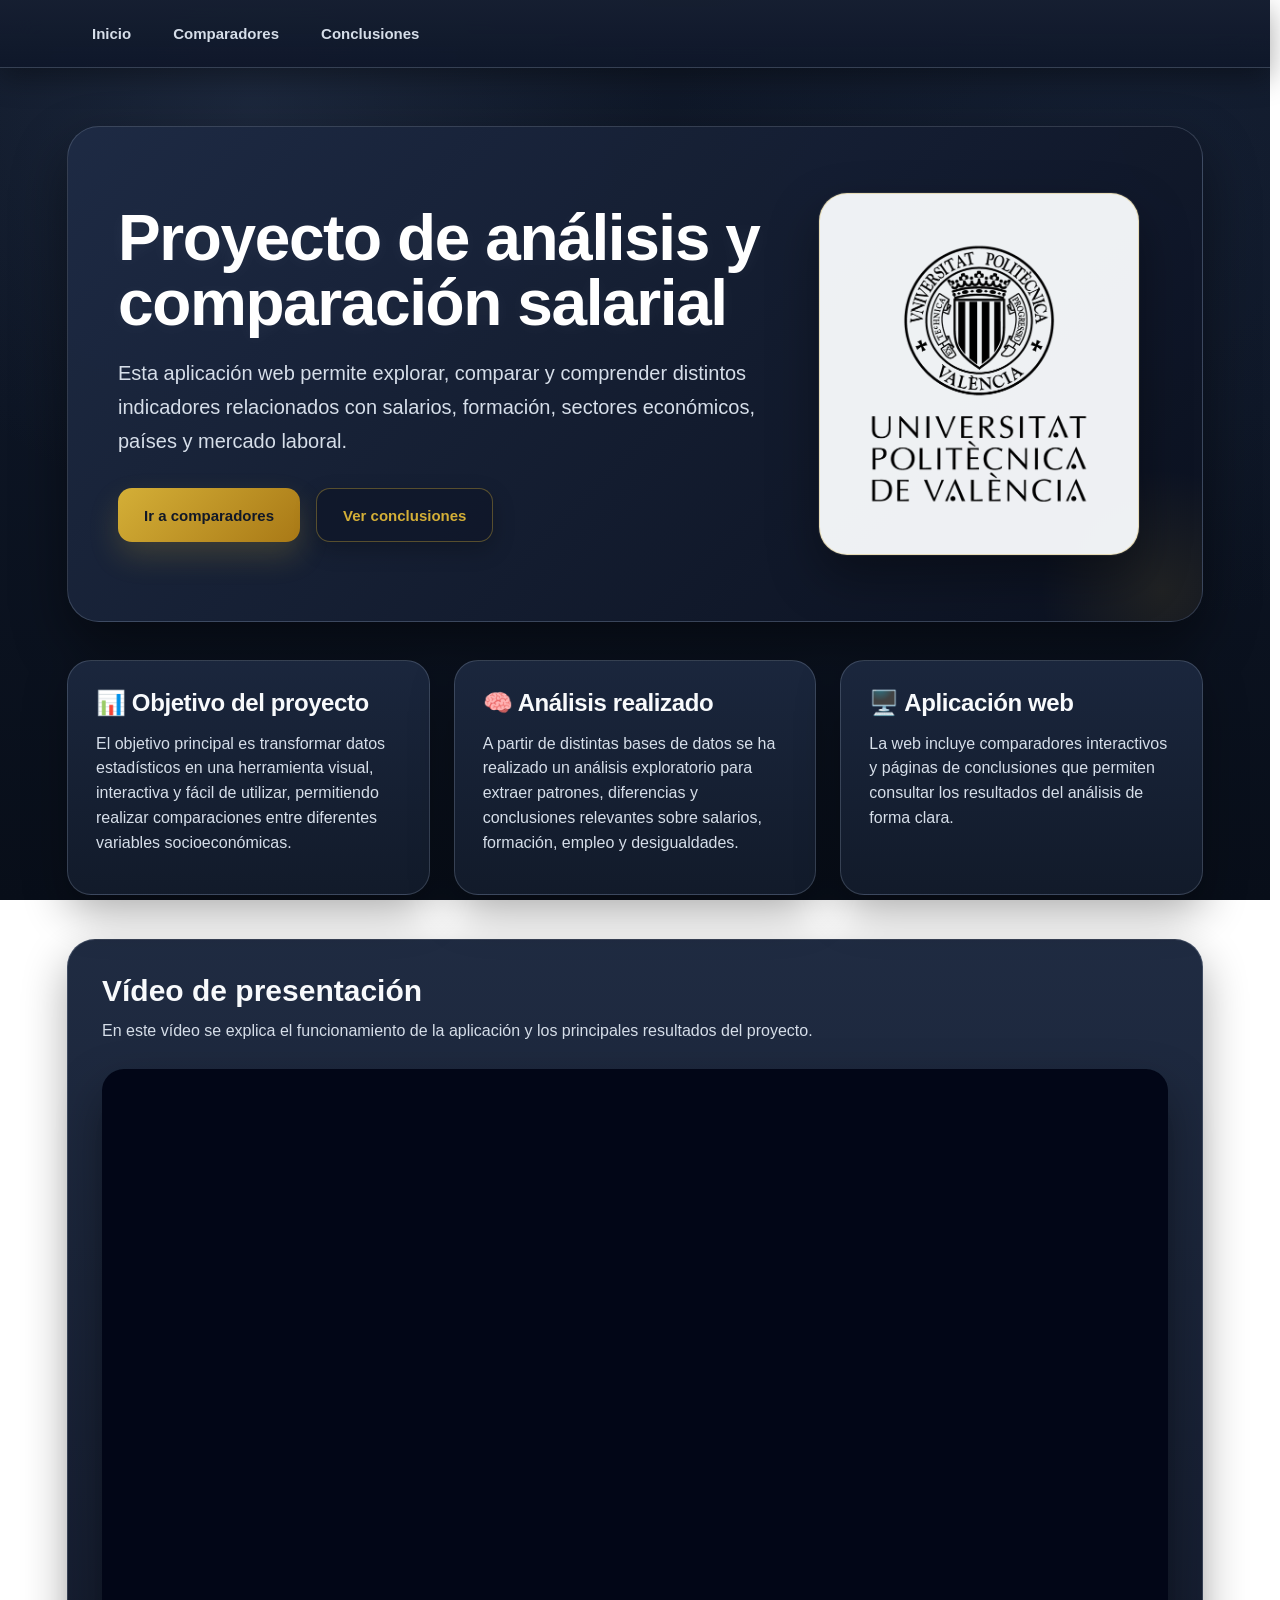
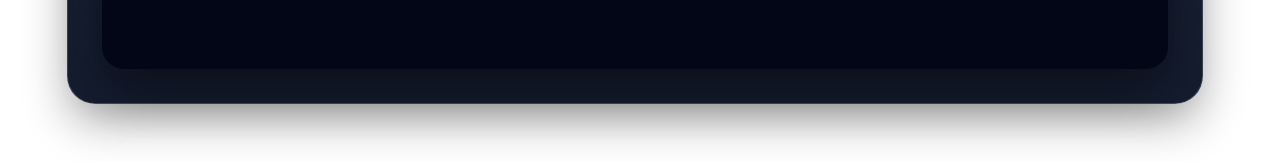
<file: index.html>
<!DOCTYPE html>
<html lang="es">
<head>
  <meta charset="UTF-8" />
  <meta name="viewport" content="width=device-width, initial-scale=1.0" />
  <title>Inicio | Proyecto salarial</title>
  <link rel="stylesheet" href="style.css" />
</head>
<body>

  <nav class="navbar">
    <div class="nav-container">
      <a href="index.html" class="nav-link">Inicio</a>
      <a href="comparadores.html" class="nav-link">Comparadores</a>
      <a href="conclusiones.html" class="nav-link">Conclusiones</a>
    </div>
  </nav>

  <main class="container inicio-container">

    <section class="hero">
      <div class="hero-texto">
        <h1>Proyecto de análisis y comparación salarial</h1>
        <p>
          Esta aplicación web permite explorar, comparar y comprender distintos indicadores
          relacionados con salarios, formación, sectores económicos, países y mercado laboral.
        </p>

        <div class="hero-botones">
          <a href="comparadores.html" class="boton-enlace">Ir a comparadores</a>
          <a href="conclusiones.html" class="boton-enlace secundario">Ver conclusiones</a>
        </div>
      </div>

      <div class="hero-logo">
        <img src="img/LOGO.png" alt="Logo UPV" />
      </div>
    </section>

    <section class="inicio-grid">
      <div class="card">
        <h2>📊 Objetivo del proyecto</h2>
        <p>
          El objetivo principal es transformar datos estadísticos en una herramienta visual,
          interactiva y fácil de utilizar, permitiendo realizar comparaciones entre diferentes
          variables socioeconómicas.
        </p>
      </div>

      <div class="card">
        <h2>🧠 Análisis realizado</h2>
        <p>
          A partir de distintas bases de datos se ha realizado un análisis exploratorio para
          extraer patrones, diferencias y conclusiones relevantes sobre salarios, formación,
          empleo y desigualdades.
        </p>
      </div>

      <div class="card">
        <h2>🖥️ Aplicación web</h2>
        <p>
          La web incluye comparadores interactivos y páginas
          de conclusiones que permiten consultar los resultados del análisis de forma clara.
        </p>
      </div>
    </section>

    <section class="video-section">
      <h2>Vídeo de presentación</h2>
      <p>En este vídeo se explica el funcionamiento de la aplicación y los principales resultados del proyecto.</p>

      <div class="video-wrapper">
        <iframe
          src="https://www.youtube.com/embed/AudCRu35Nko?autoplay=1&mute=1&loop=1&playlist=AudCRu35Nko&rel=0"
          title="Vídeo de presentación del proyecto"
          frameborder="0"
          allow="autoplay; encrypted-media; picture-in-picture"
          allowfullscreen>
        </iframe>
      </div>
    </section>

  </main>

</body>
</html>
</file>
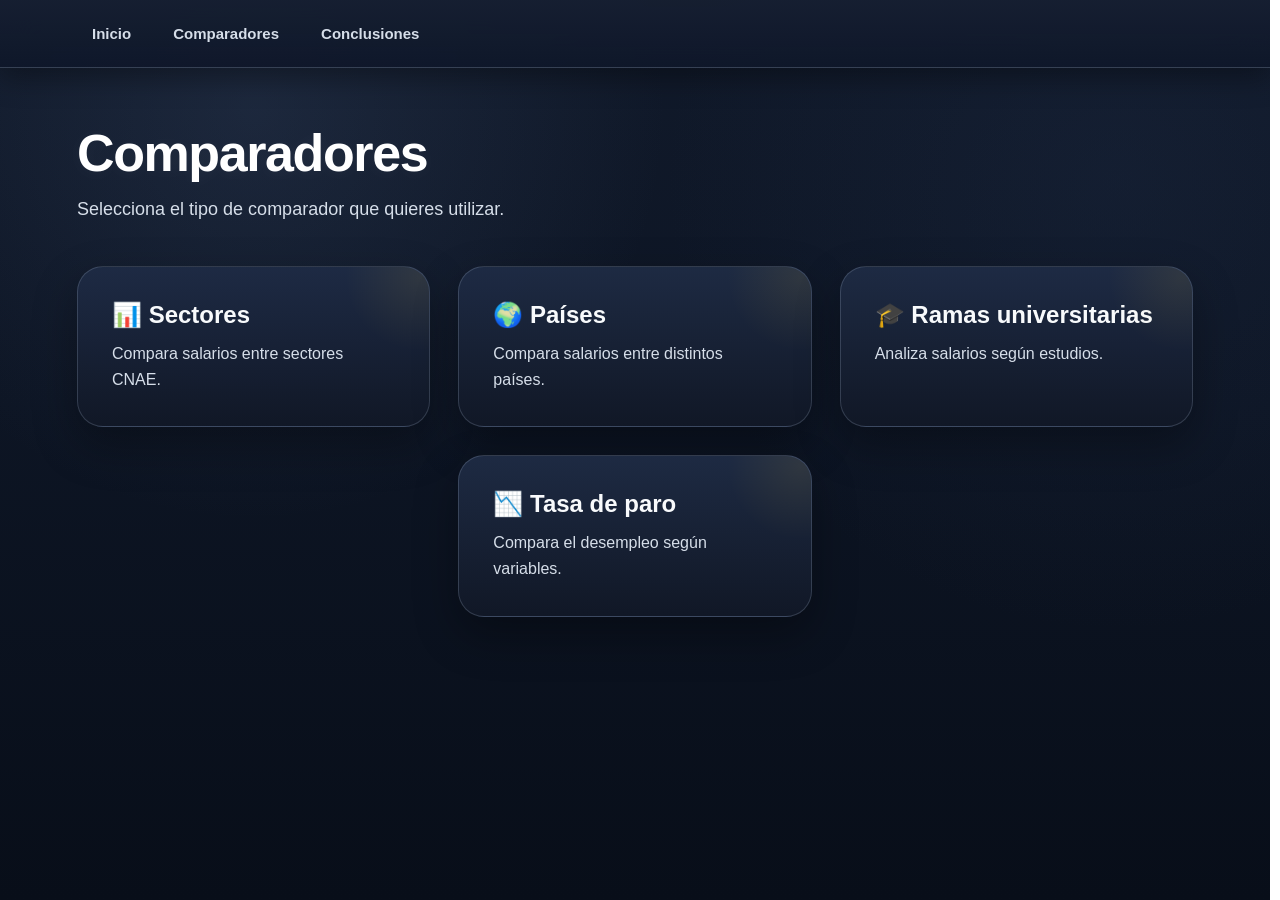
<file: comparadores.html>
<!DOCTYPE html>
<html lang="es">
<head>
  <meta charset="UTF-8" />
  <meta name="viewport" content="width=device-width, initial-scale=1.0" />
  <title>Comparadores</title>
  <link rel="stylesheet" href="style.css" />
</head>
<body>

  <nav class="navbar">
    <div class="nav-container">
      <a href="index.html" class="nav-link">Inicio</a>
      <a href="comparadores.html" class="nav-link">Comparadores</a>
      <a href="conclusiones.html" class="nav-link">Conclusiones</a>
    </div>
  </nav>

  <main class="container">
    <h1>Comparadores</h1>
    <p>Selecciona el tipo de comparador que quieres utilizar.</p>

    <section class="comparadores-grid">

      <a href="comparador-sectores.html" class="comparador-card">
        <h2>📊 Sectores</h2>
        <p>Compara salarios entre sectores CNAE.</p>
      </a>

      <a href="comparador-paises.html" class="comparador-card">
        <h2>🌍 Países</h2>
        <p>Compara salarios entre distintos países.</p>
      </a>

      <a href="comparador-ramas.html" class="comparador-card">
        <h2>🎓 Ramas universitarias</h2>
        <p>Analiza salarios según estudios.</p>
      </a>

      <a href="comparador-paro.html" class="comparador-card">
        <h2>📉 Tasa de paro</h2>
        <p>Compara el desempleo según variables.</p>
      </a>

    </section>
  </main>

</body>
</html>
</file>
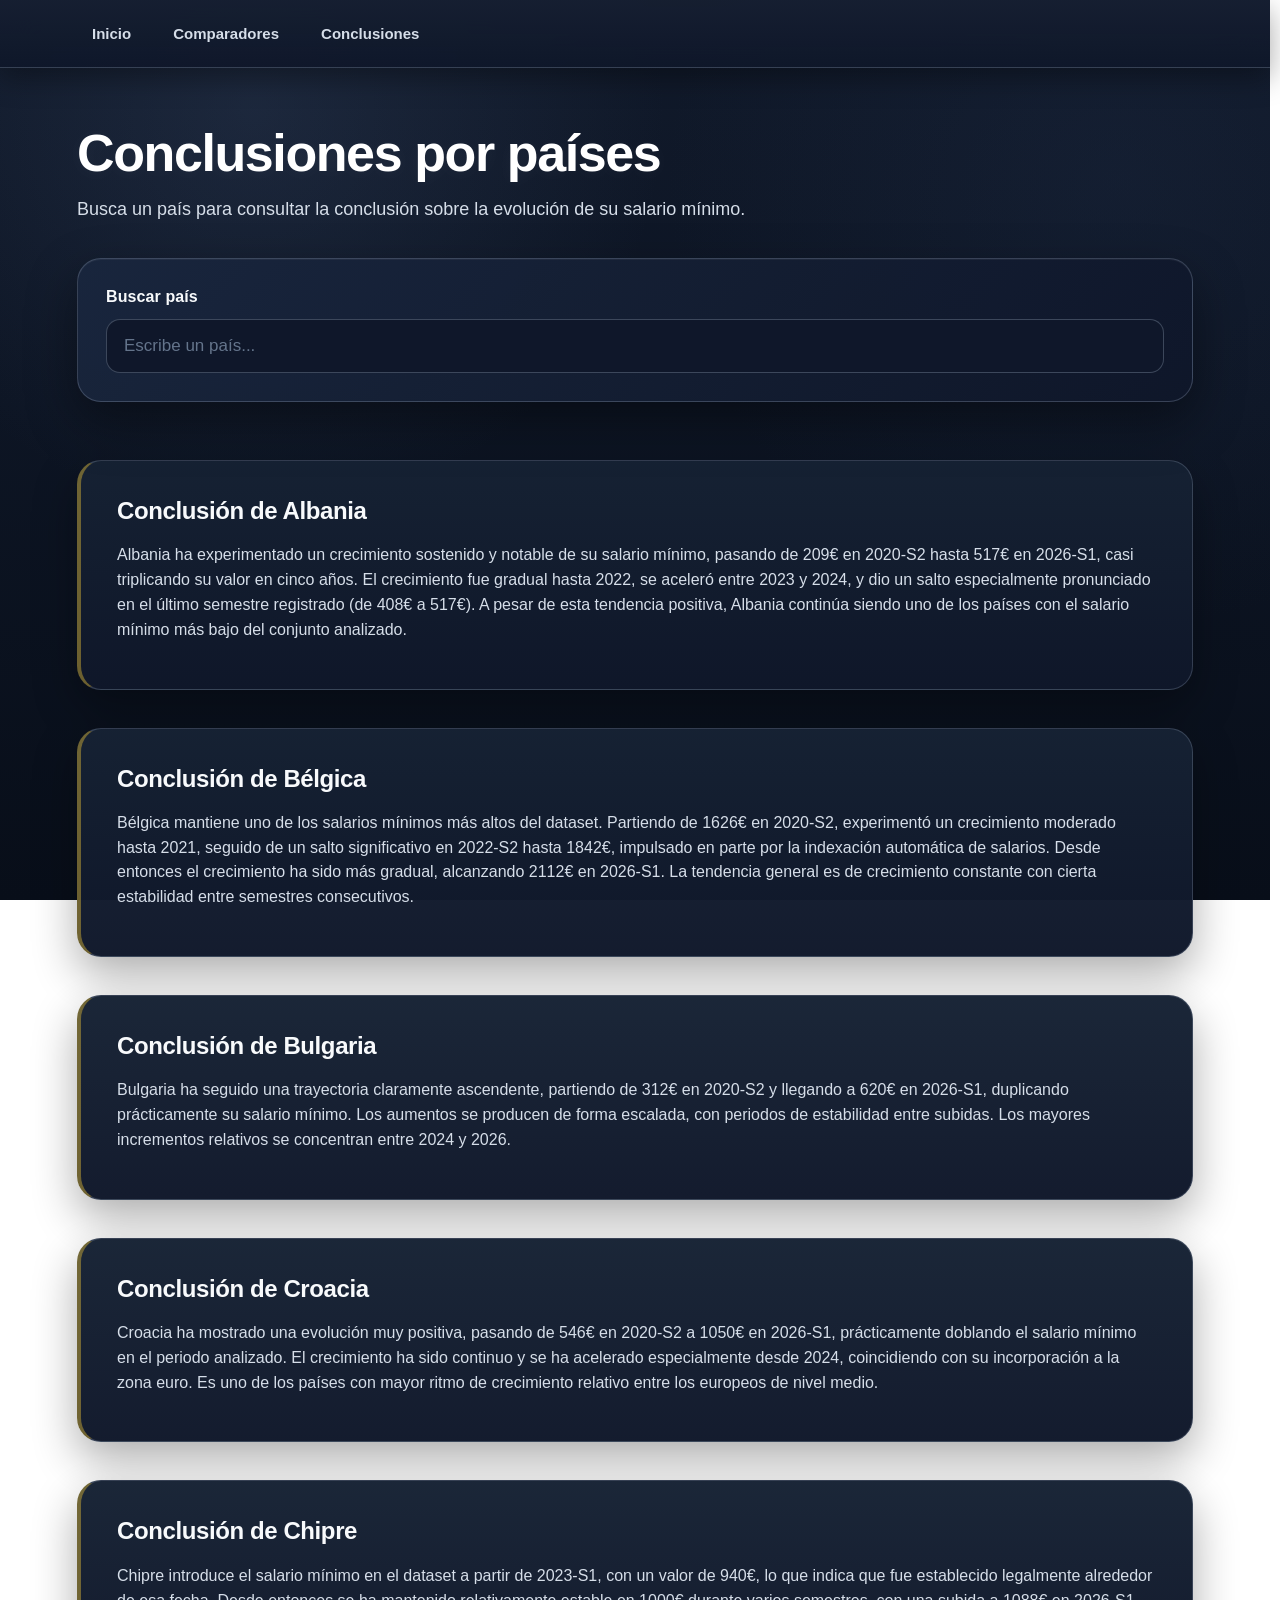
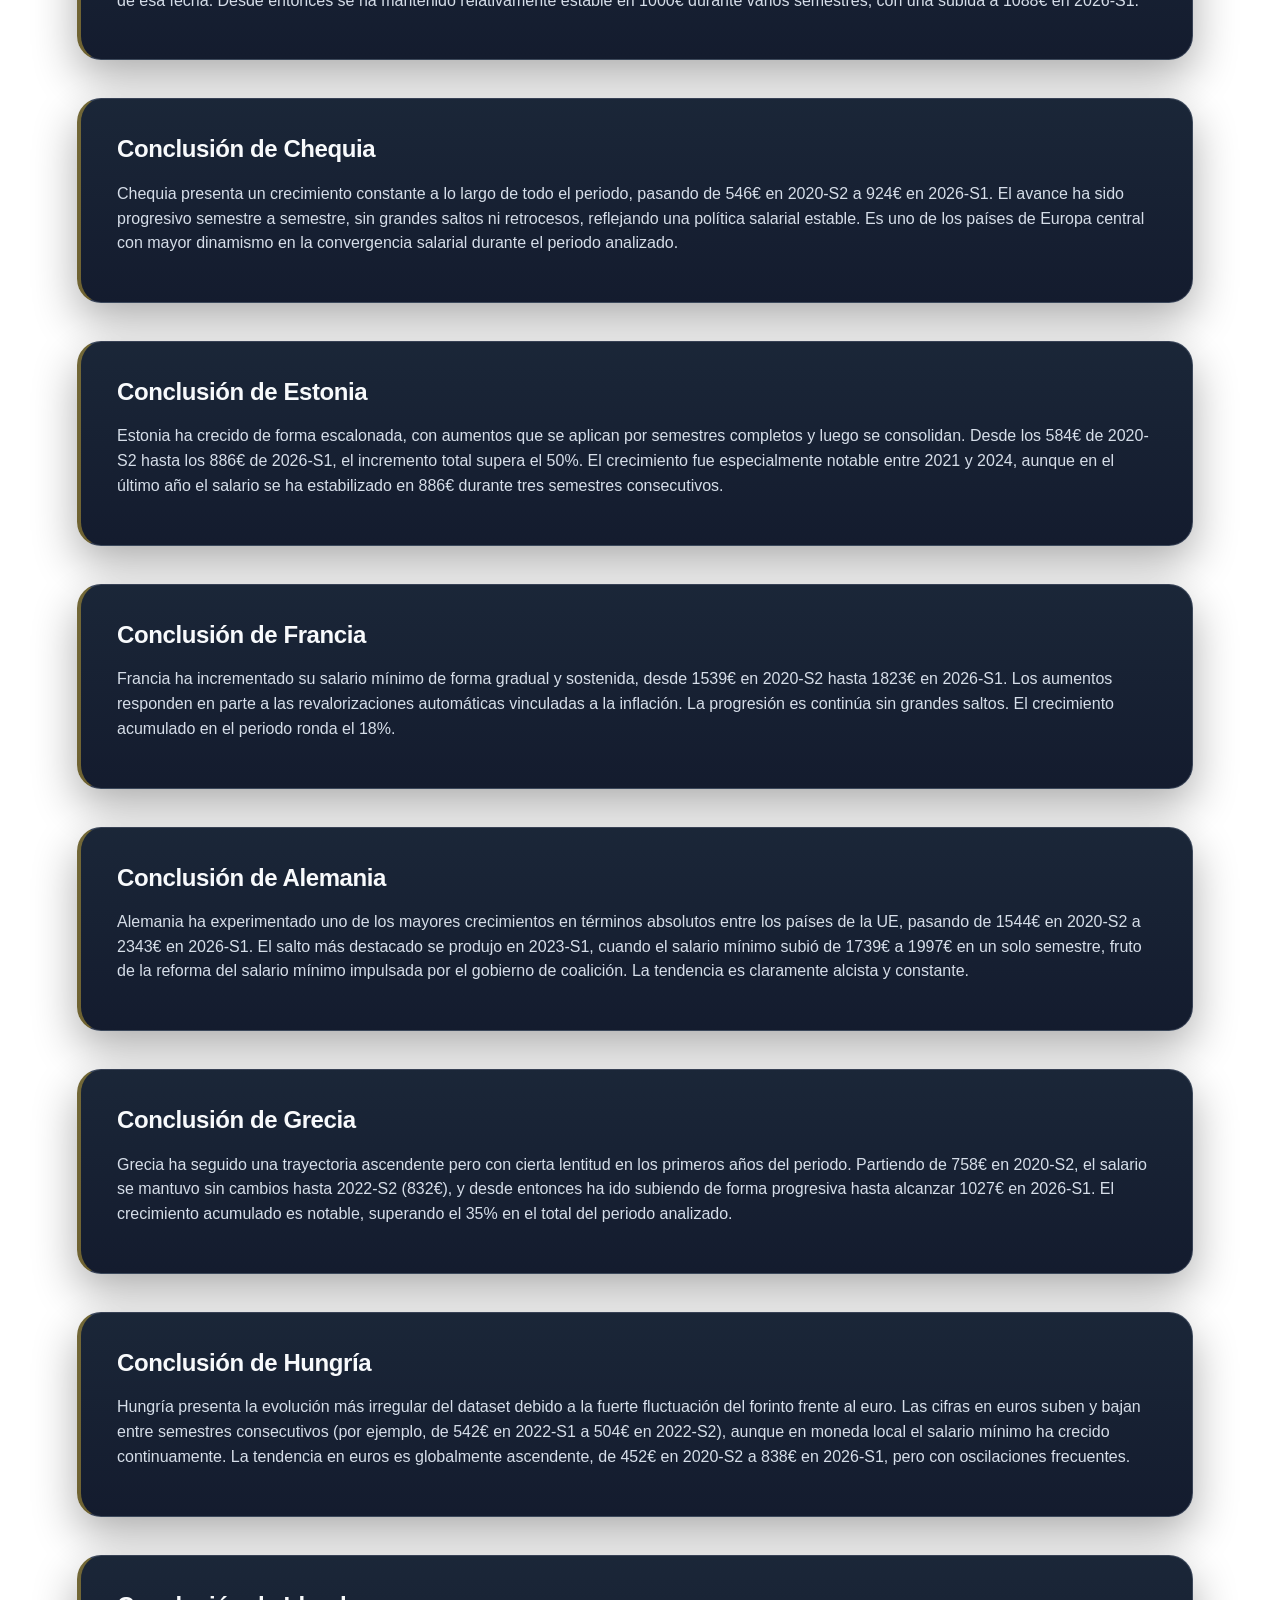
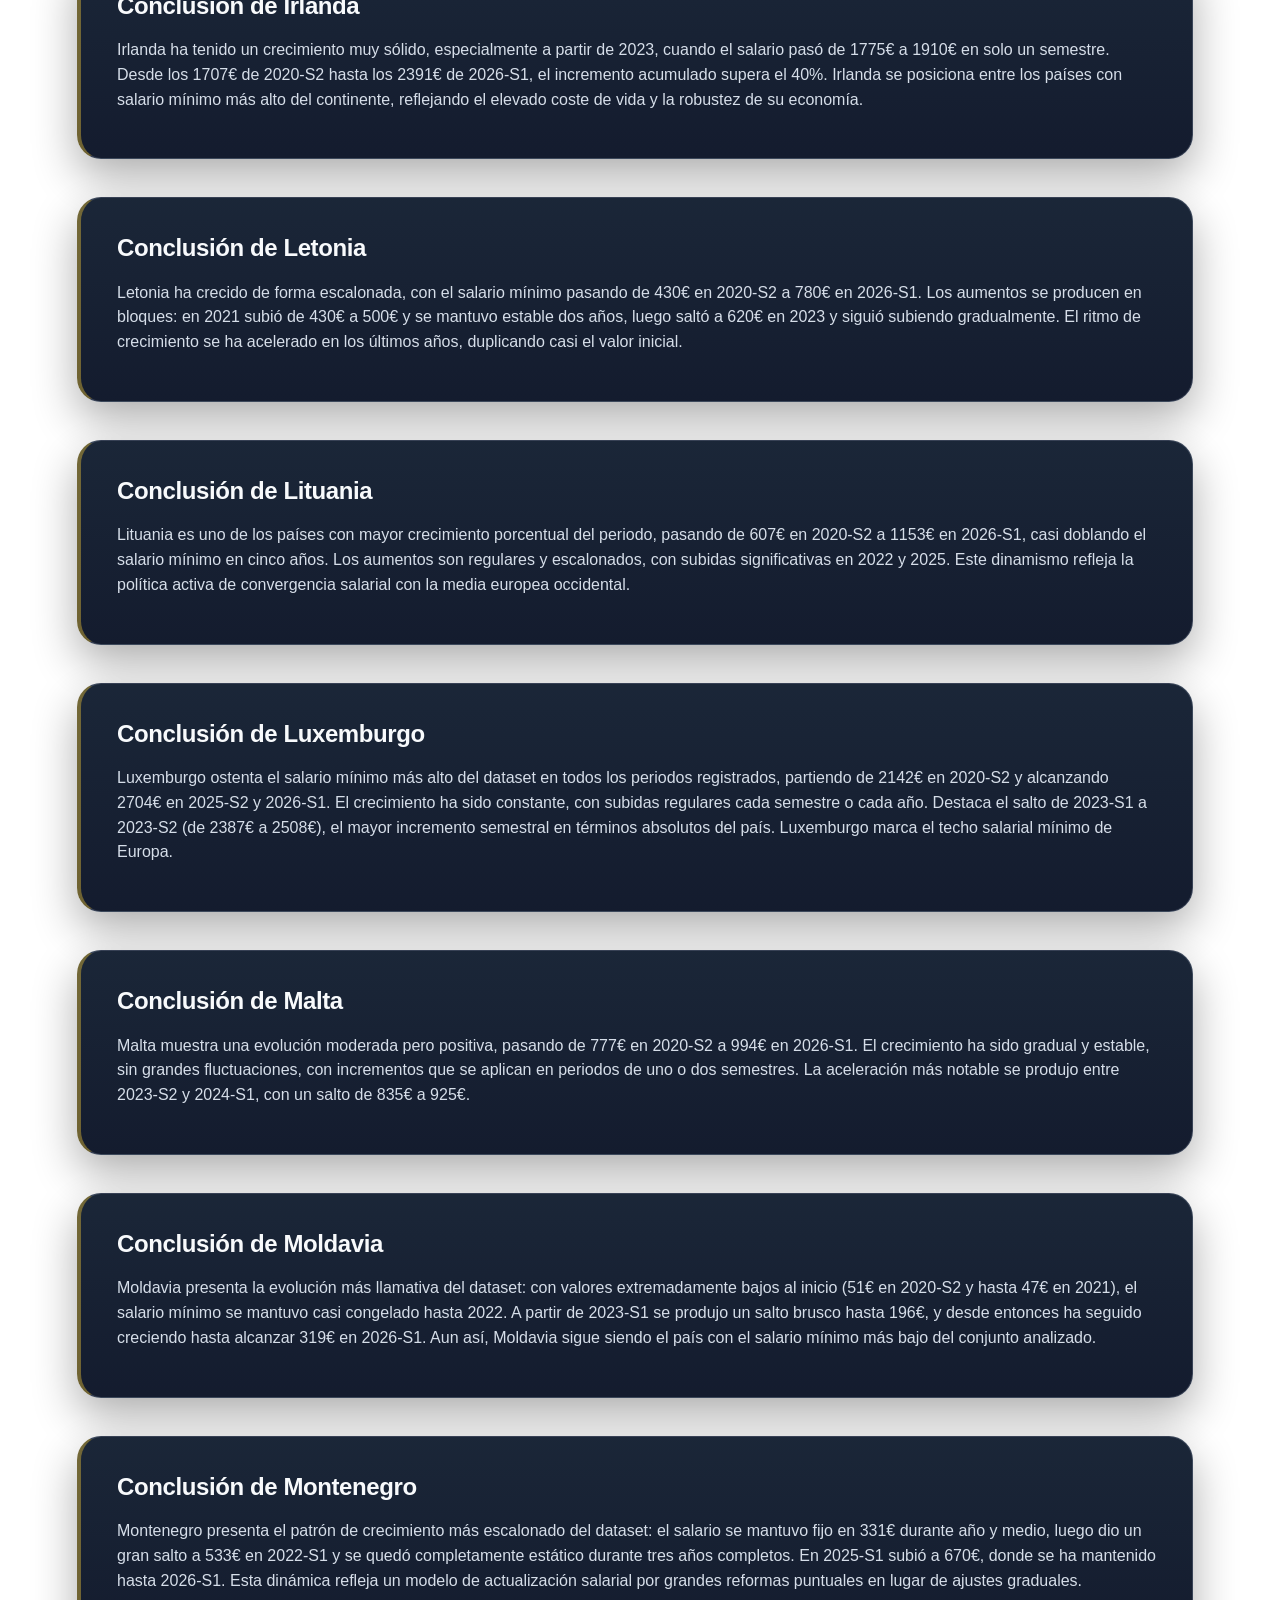
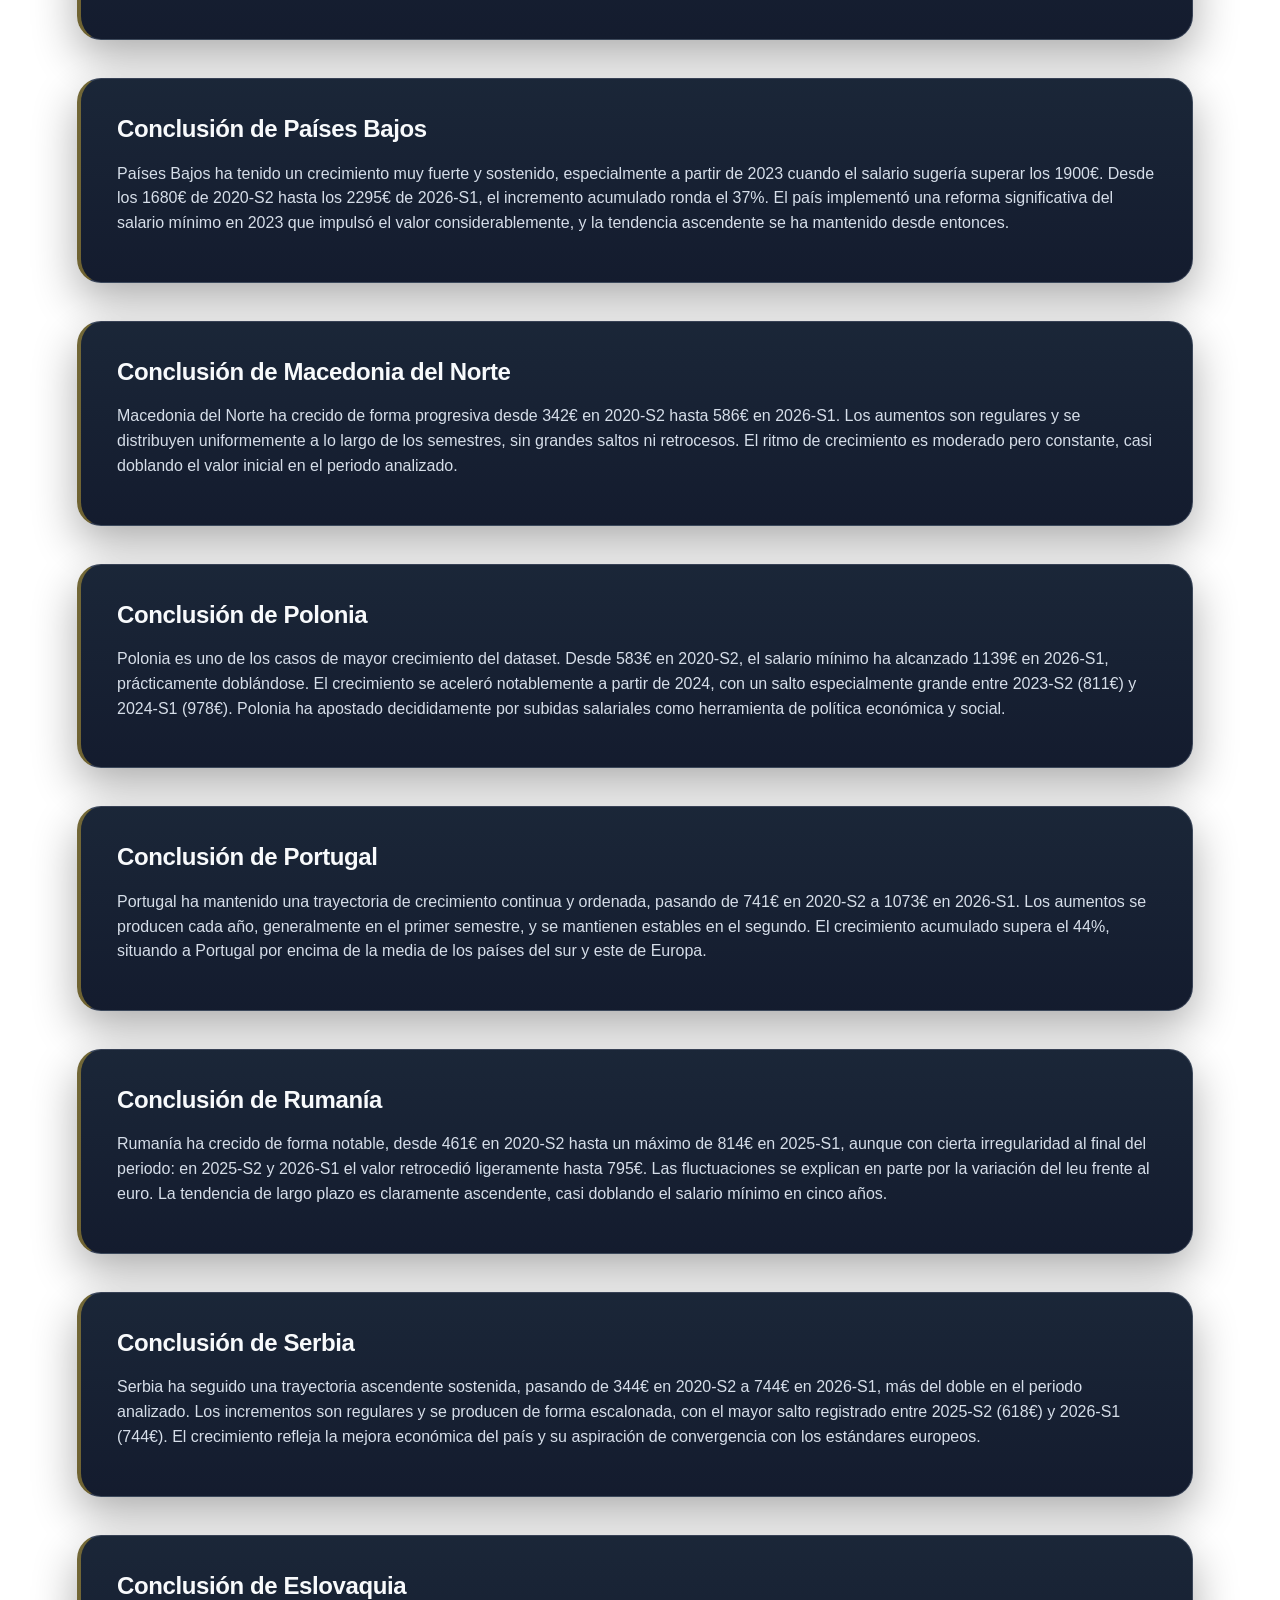
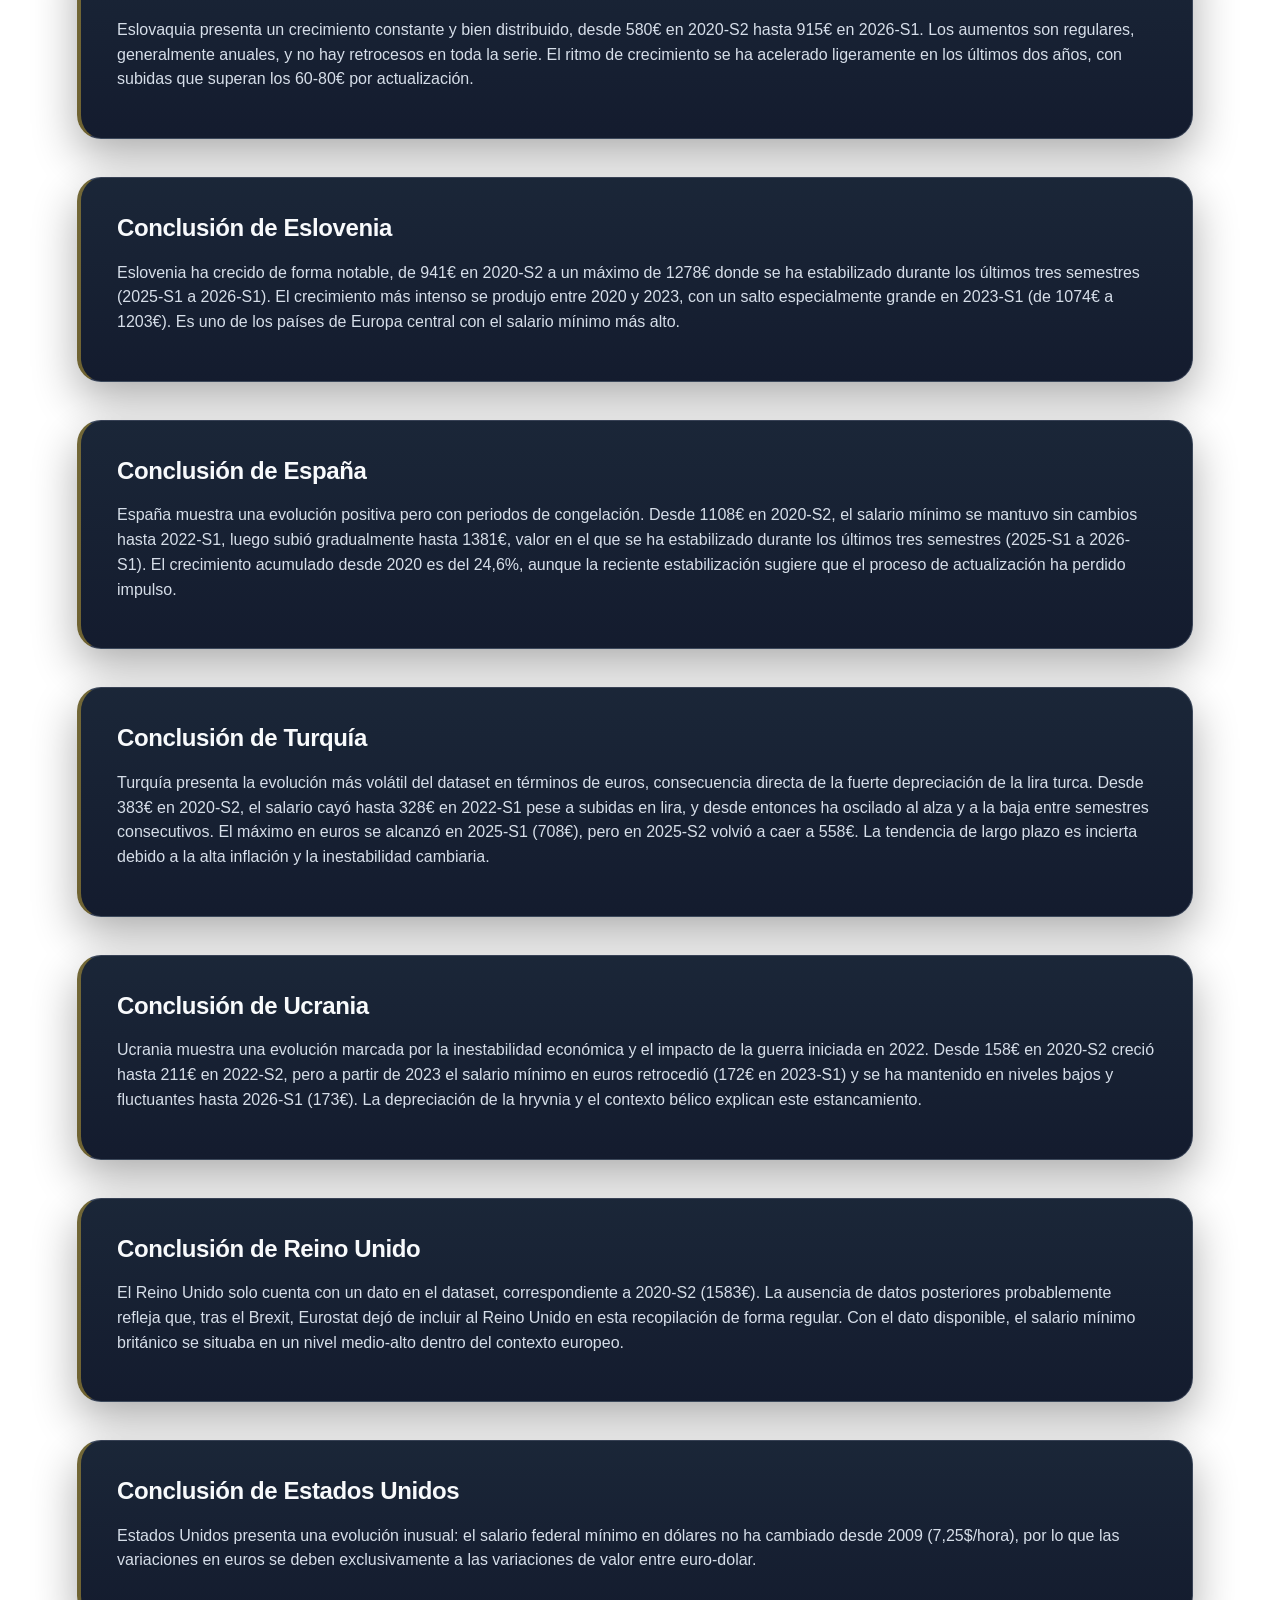
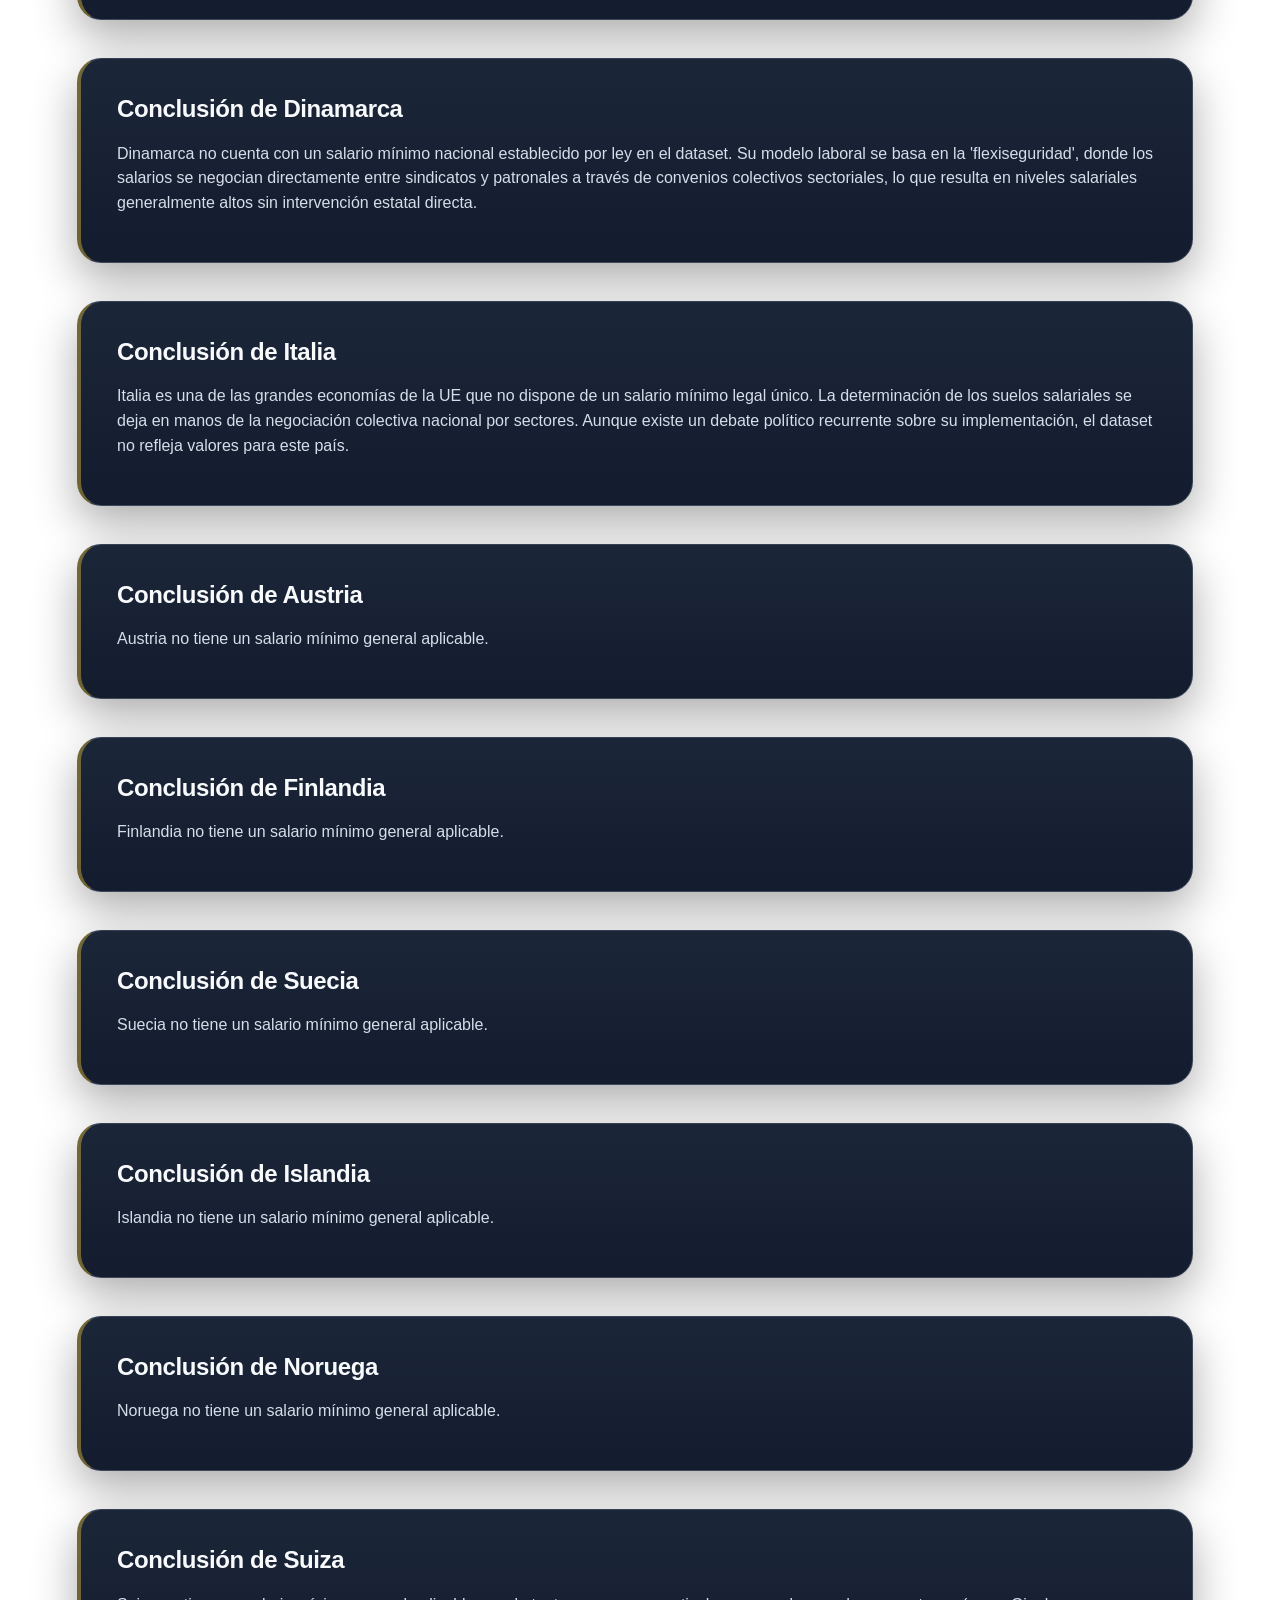
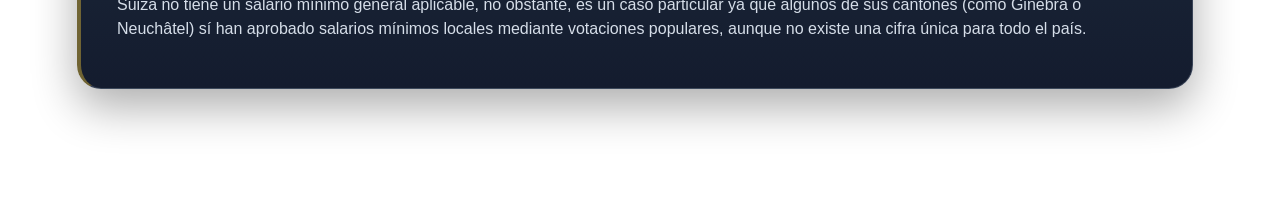
<file: conclusiones-paises.html>
<!DOCTYPE html>
<html lang="es">
<head>
  <meta charset="UTF-8" />
  <meta name="viewport" content="width=device-width, initial-scale=1.0" />
  <title>Conclusiones por países</title>
  <link rel="stylesheet" href="style.css" />
</head>
<body>

  <nav class="navbar">
    <div class="nav-container">
      <a href="index.html" class="nav-link">Inicio</a>
      <a href="comparadores.html" class="nav-link">Comparadores</a>
      <a href="conclusiones.html" class="nav-link">Conclusiones</a>
    </div>
  </nav>

  <main class="container">
    <h1>Conclusiones por países</h1>
    <p>Busca un país para consultar la conclusión sobre la evolución de su salario mínimo.</p>

    <section class="panel">
      <div class="field autocomplete buscador-sector">
        <label for="buscadorPais">Buscar país</label>
        <input type="text" id="buscadorPais" placeholder="Escribe un país..." autocomplete="off" />
        <div id="sugerenciasPais" class="sugerencias hidden"></div>
      </div>
    </section>

    <section id="todasLasConclusiones" class="conclusiones-comparacion"></section>
  </main>

  <script src="conclusiones-paises.js"></script>
</body>
</html>
</file>
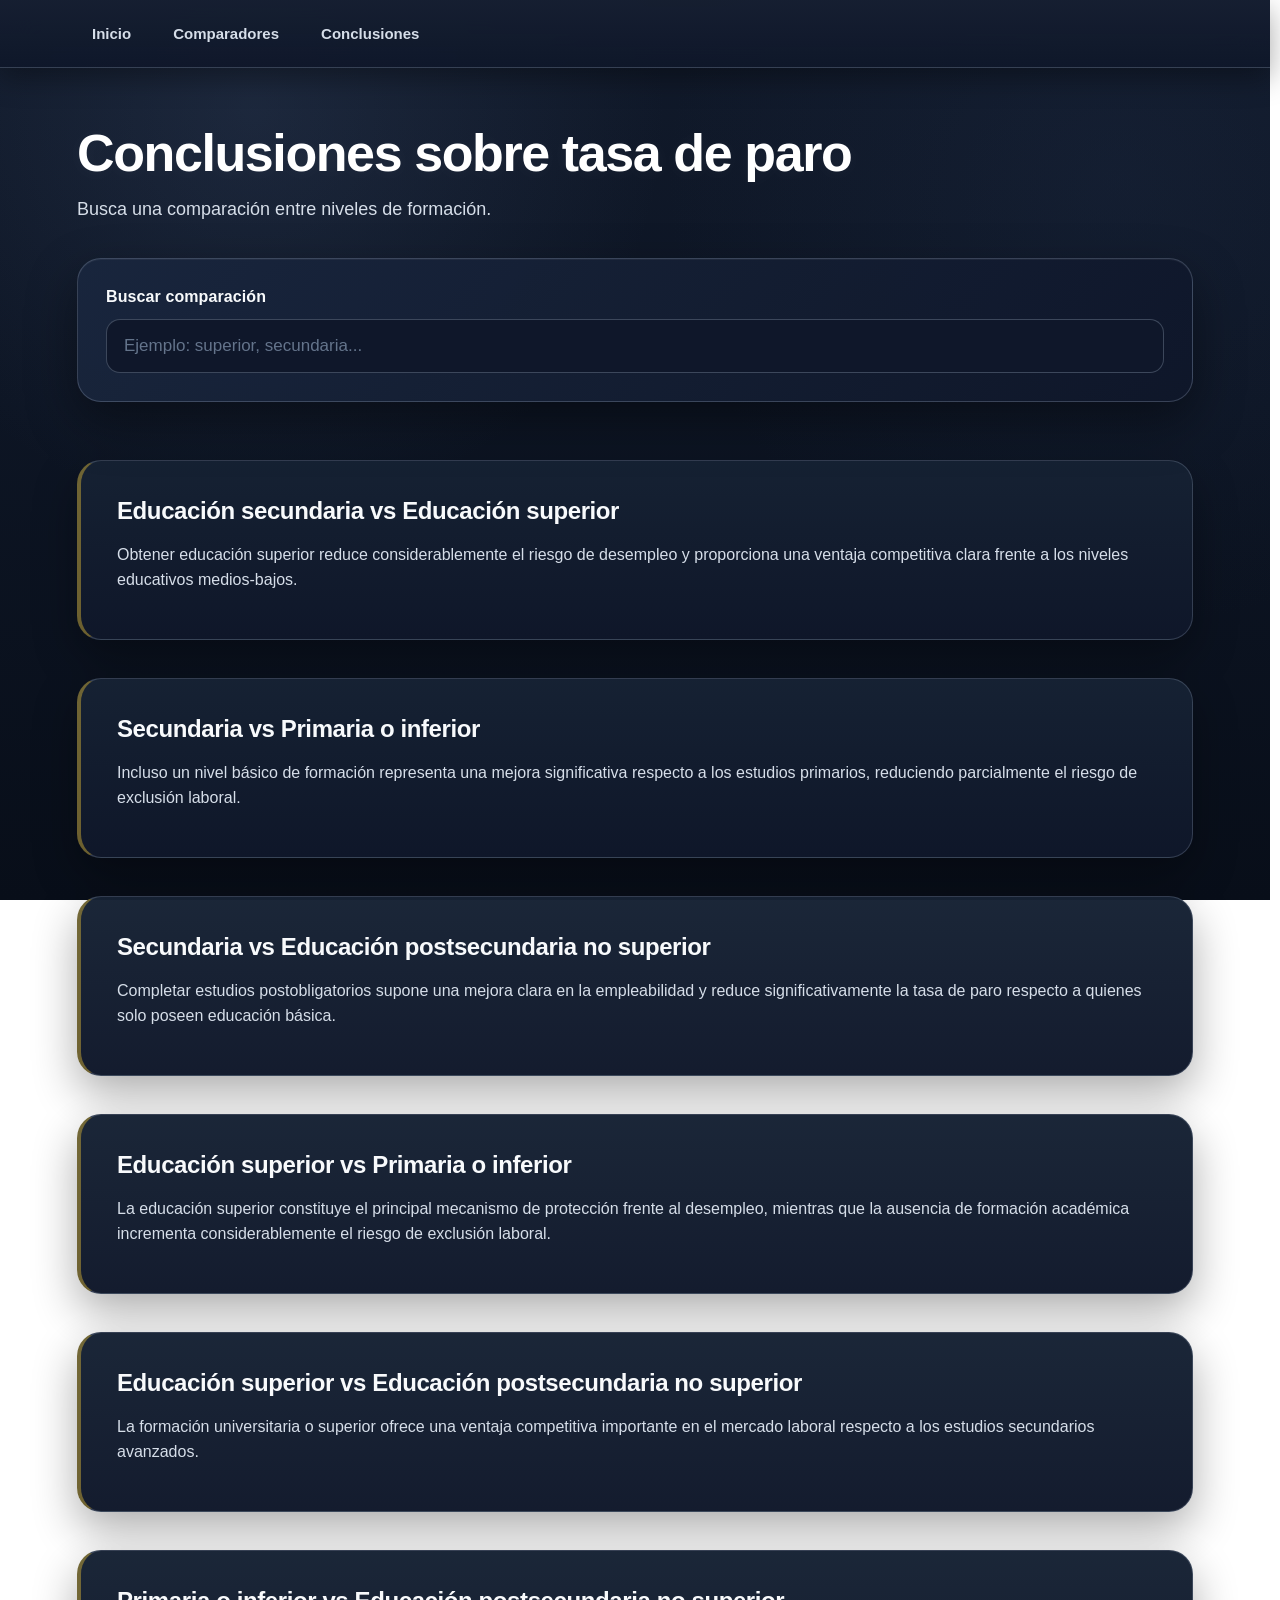
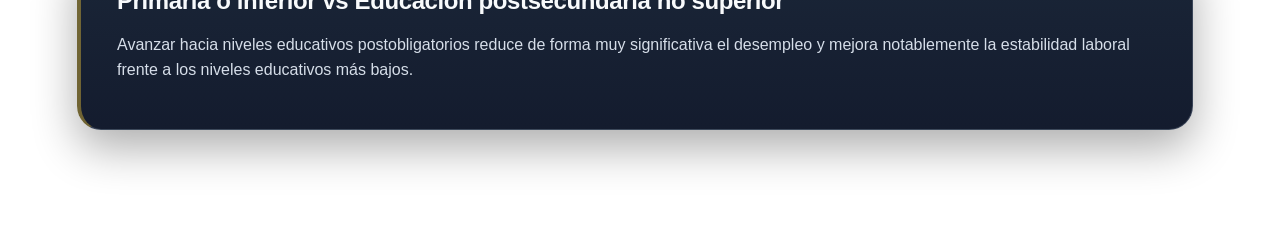
<file: conclusiones-paro.html>
<!DOCTYPE html>
<html lang="es">
<head>
  <meta charset="UTF-8" />
  <meta name="viewport" content="width=device-width, initial-scale=1.0" />
  <title>Conclusiones sobre tasa de paro</title>
  <link rel="stylesheet" href="style.css" />
</head>
<body>

  <nav class="navbar">
    <div class="nav-container">
      <a href="index.html" class="nav-link">Inicio</a>
      <a href="comparadores.html" class="nav-link">Comparadores</a>
      <a href="conclusiones.html" class="nav-link">Conclusiones</a>
    </div>
  </nav>

  <main class="container">
    <h1>Conclusiones sobre tasa de paro</h1>
    <p>Busca una comparación entre niveles de formación.</p>

    <section class="panel">
      <div class="field autocomplete buscador-sector">
        <label for="buscadorParo">Buscar comparación</label>
        <input type="text" id="buscadorParo" placeholder="Ejemplo: superior, secundaria..." autocomplete="off" />
        <div id="sugerenciasParo" class="sugerencias hidden"></div>
      </div>
    </section>

    <section id="todasLasConclusiones" class="conclusiones-comparacion"></section>
  </main>

  <script src="conclusiones-paro.js"></script>
</body>
</html>
</file>
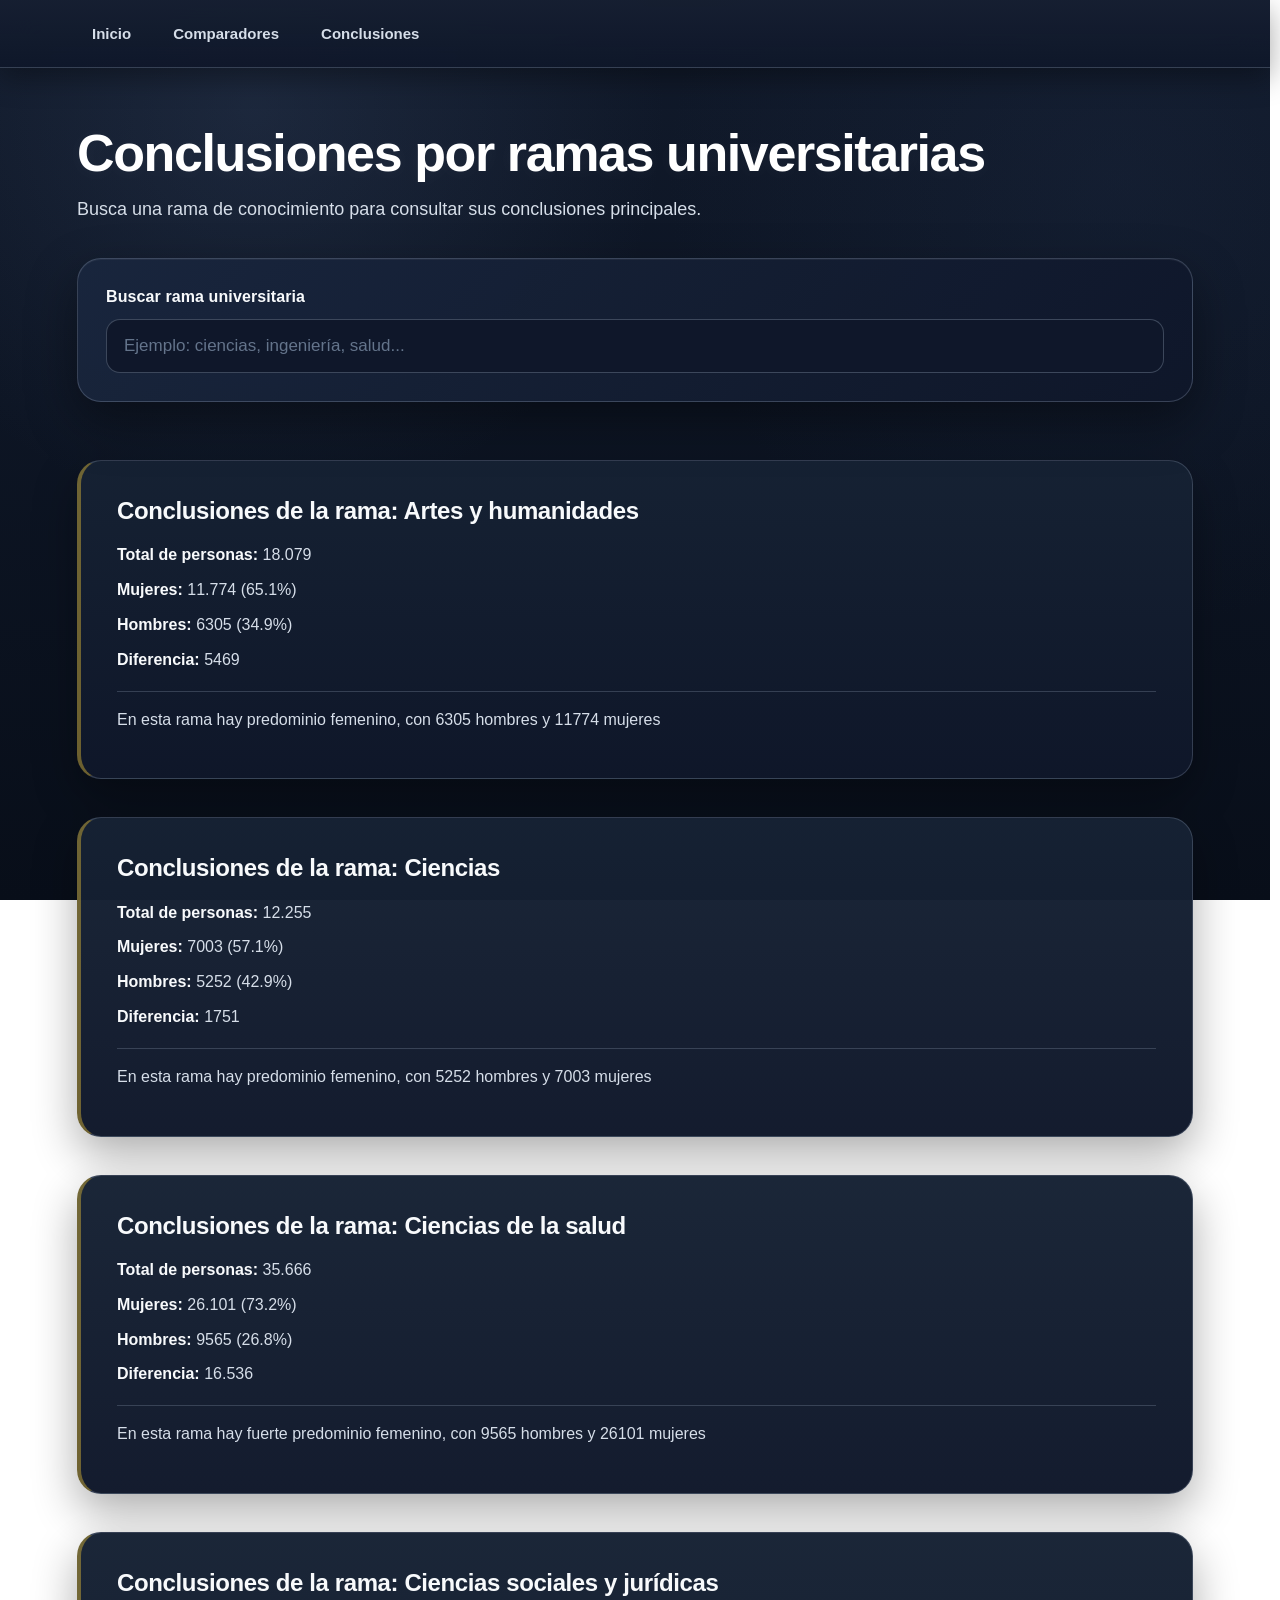
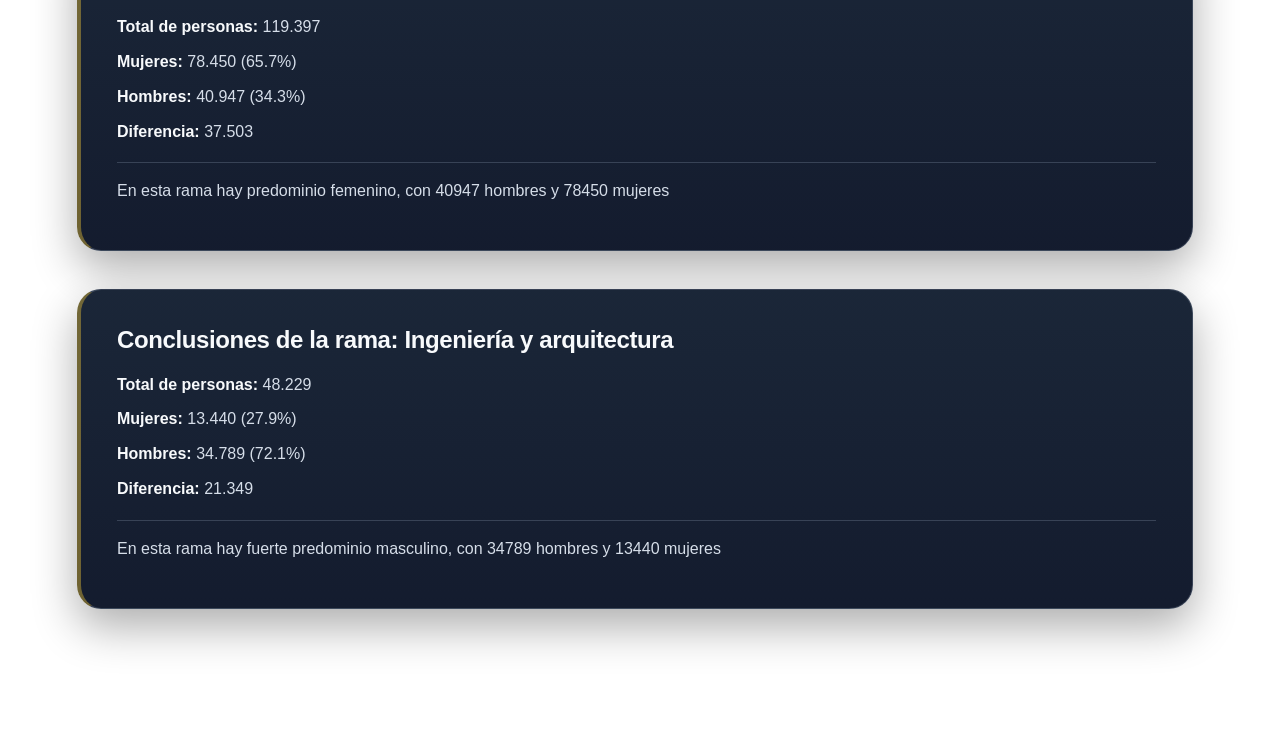
<file: conclusiones-ramas.html>
<!DOCTYPE html>
<html lang="es">
<head>
  <meta charset="UTF-8" />
  <meta name="viewport" content="width=device-width, initial-scale=1.0" />
  <title>Conclusiones por ramas universitarias</title>
  <link rel="stylesheet" href="style.css" />
</head>
<body>

  <nav class="navbar">
    <div class="nav-container">
      <a href="index.html" class="nav-link">Inicio</a>
      <a href="comparadores.html" class="nav-link">Comparadores</a>
      <a href="conclusiones.html" class="nav-link">Conclusiones</a>
    </div>
  </nav>

  <main class="container">
    <h1>Conclusiones por ramas universitarias</h1>
    <p>Busca una rama de conocimiento para consultar sus conclusiones principales.</p>

    <section class="panel">
      <div class="field autocomplete buscador-sector">
        <label for="buscadorRama">Buscar rama universitaria</label>
        <input 
          type="text" 
          id="buscadorRama" 
          placeholder="Ejemplo: ciencias, ingeniería, salud..." 
          autocomplete="off" 
        />
        <div id="sugerenciasRama" class="sugerencias hidden"></div>
      </div>
    </section>

    <section id="todasLasConclusiones" class="conclusiones-comparacion"></section>
  </main>

  <script src="conclusiones-ramas.js"></script>
</body>
</html>
</file>
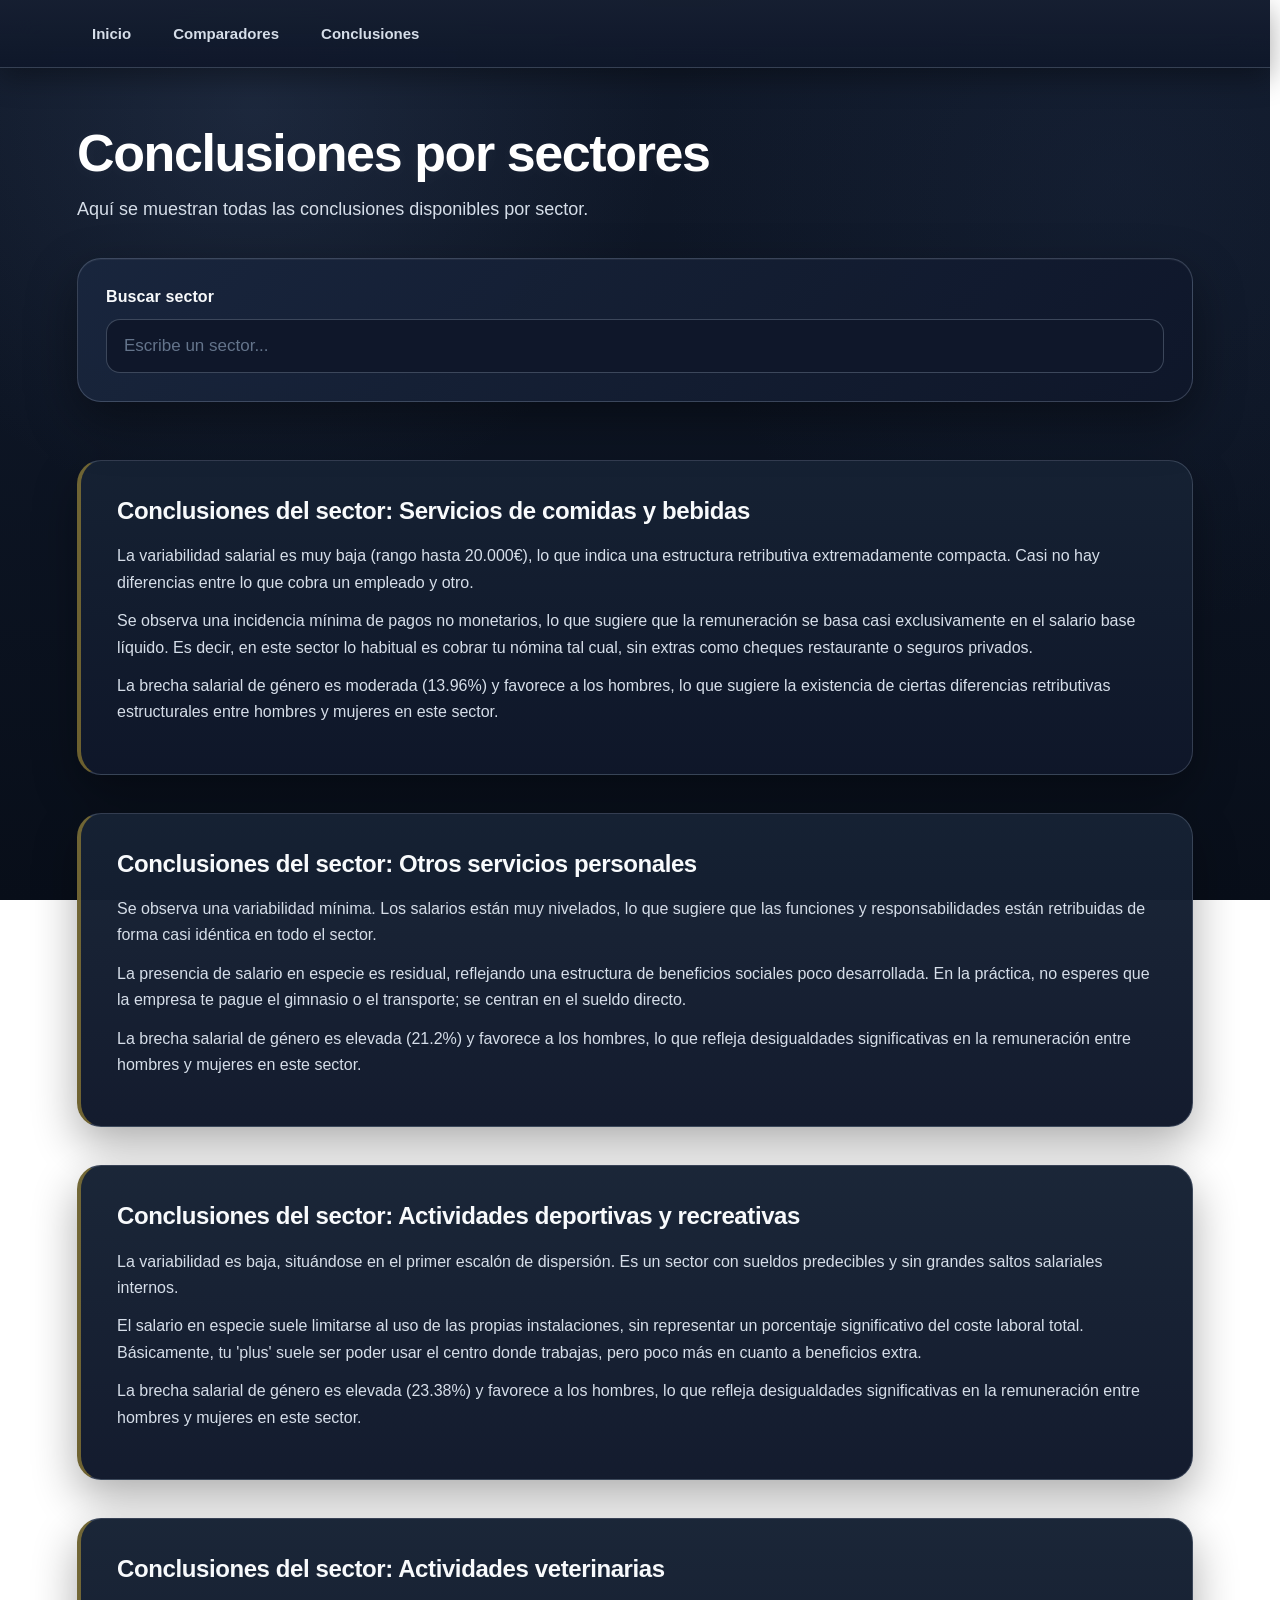
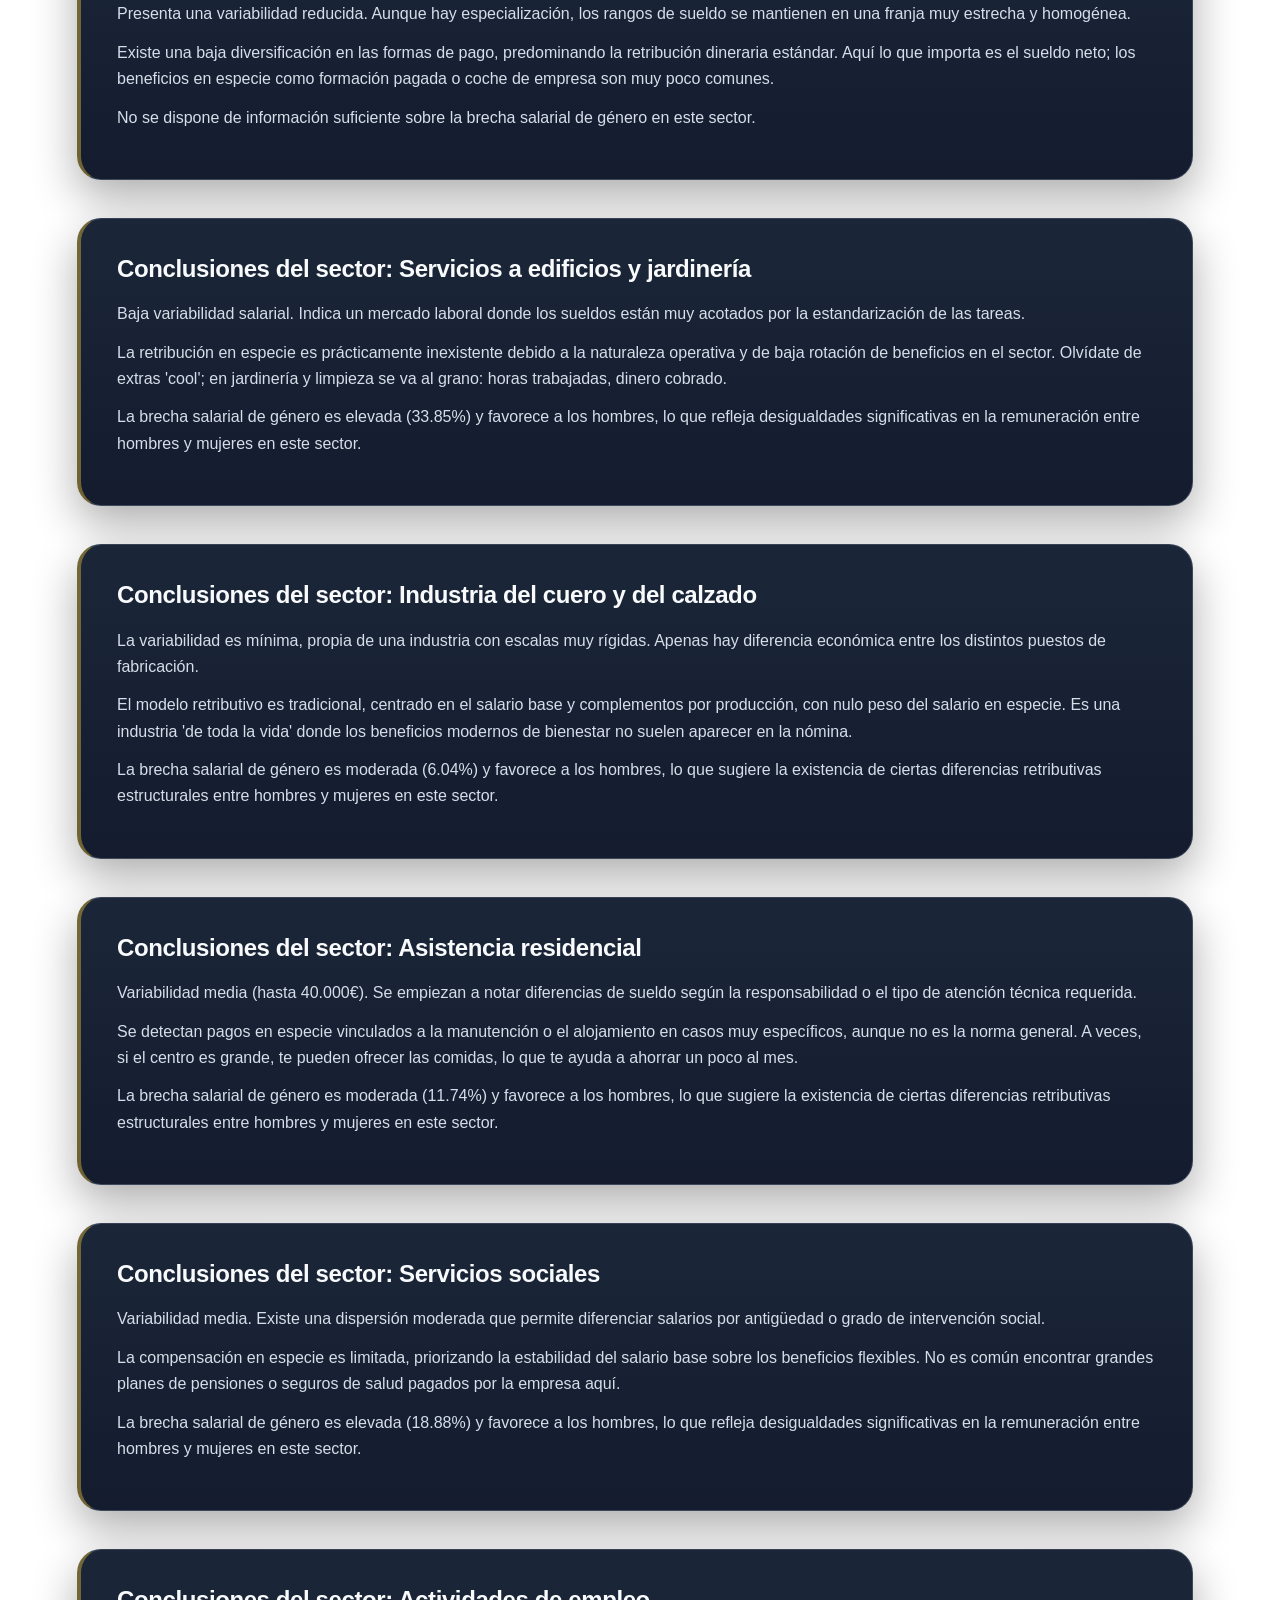
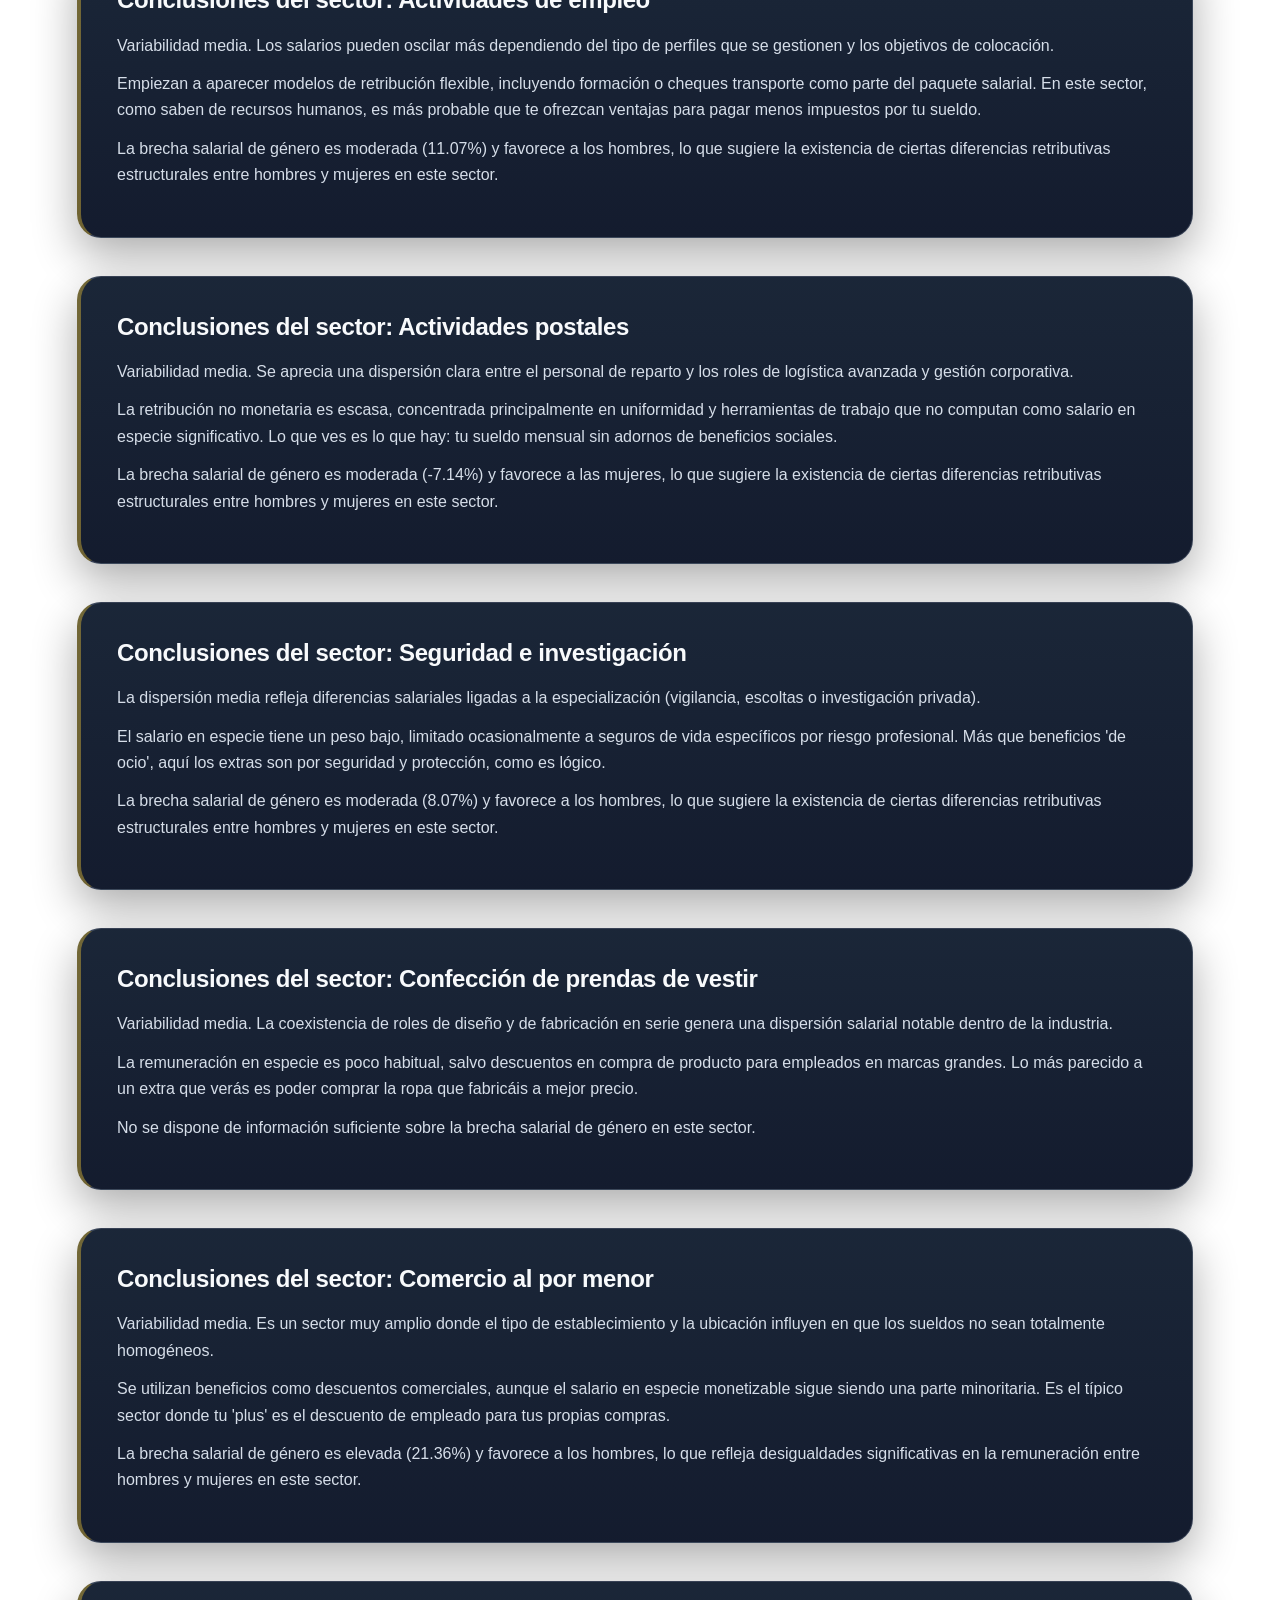
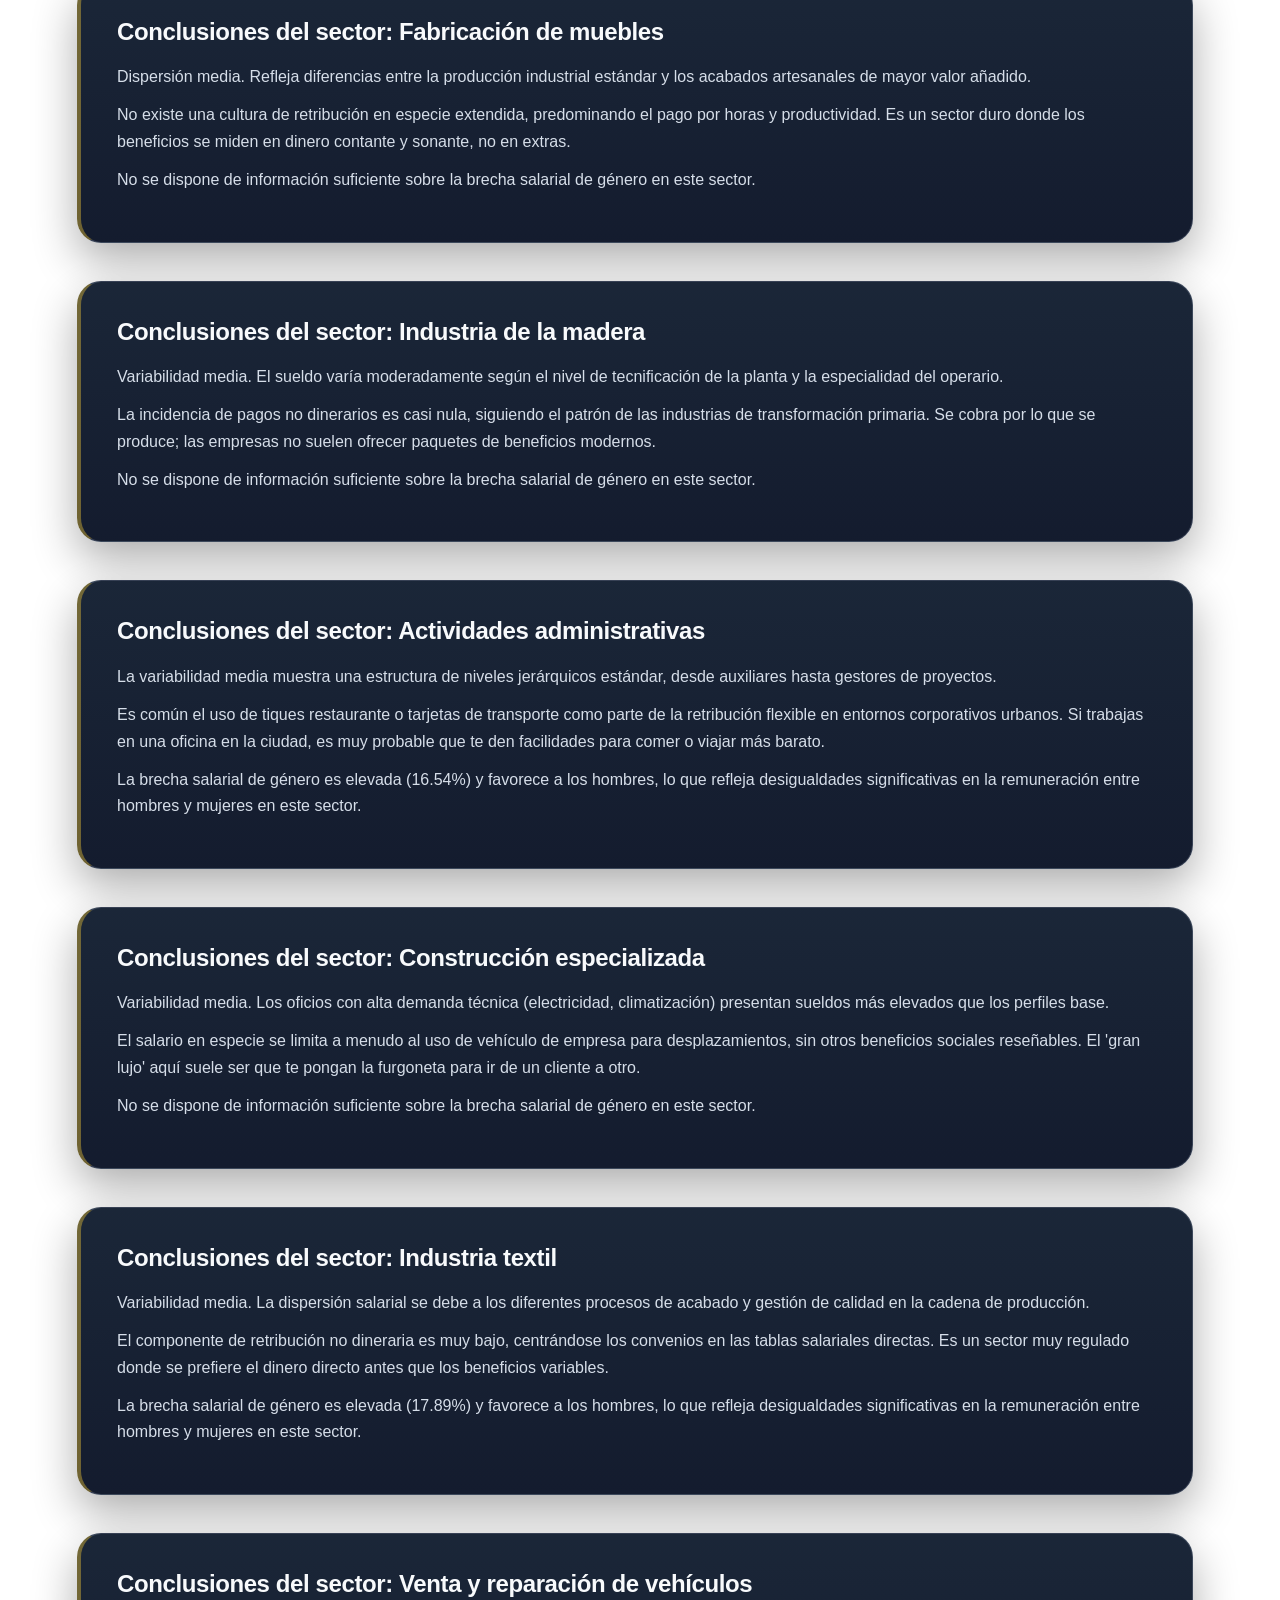
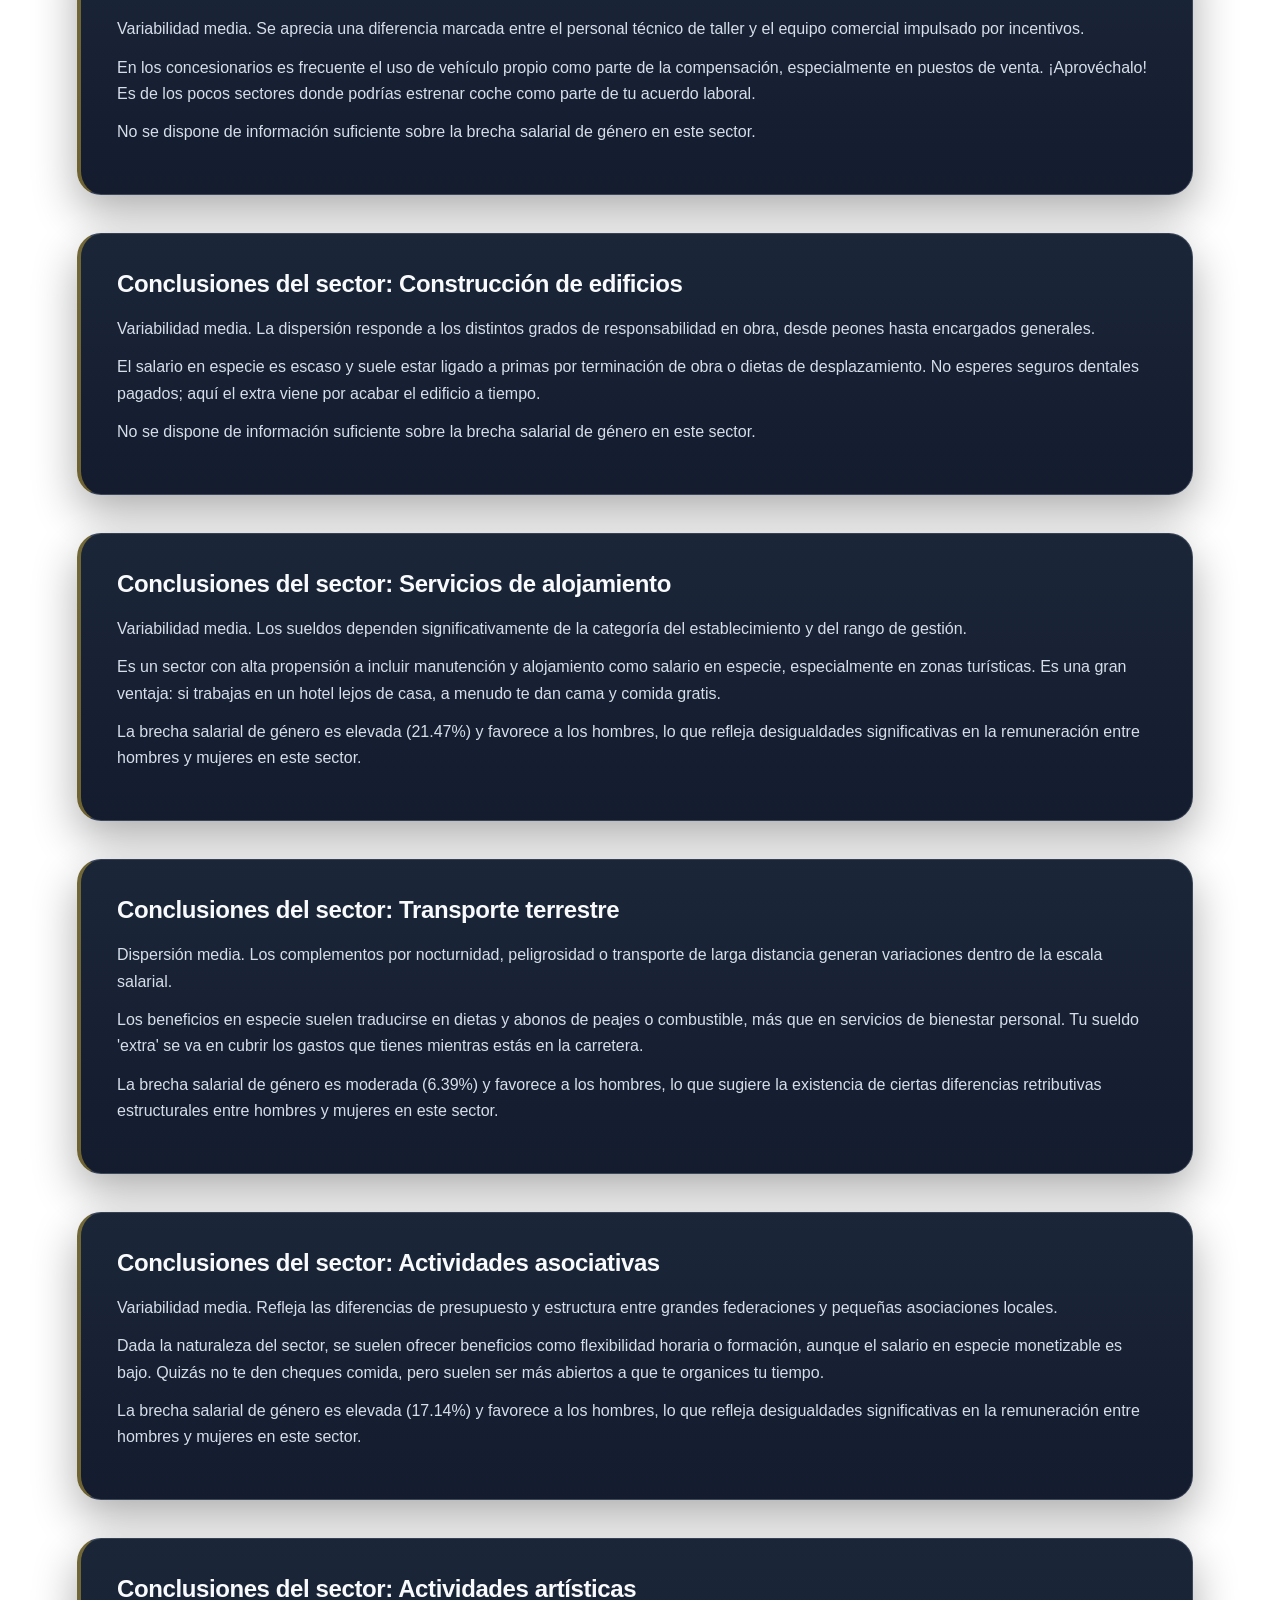
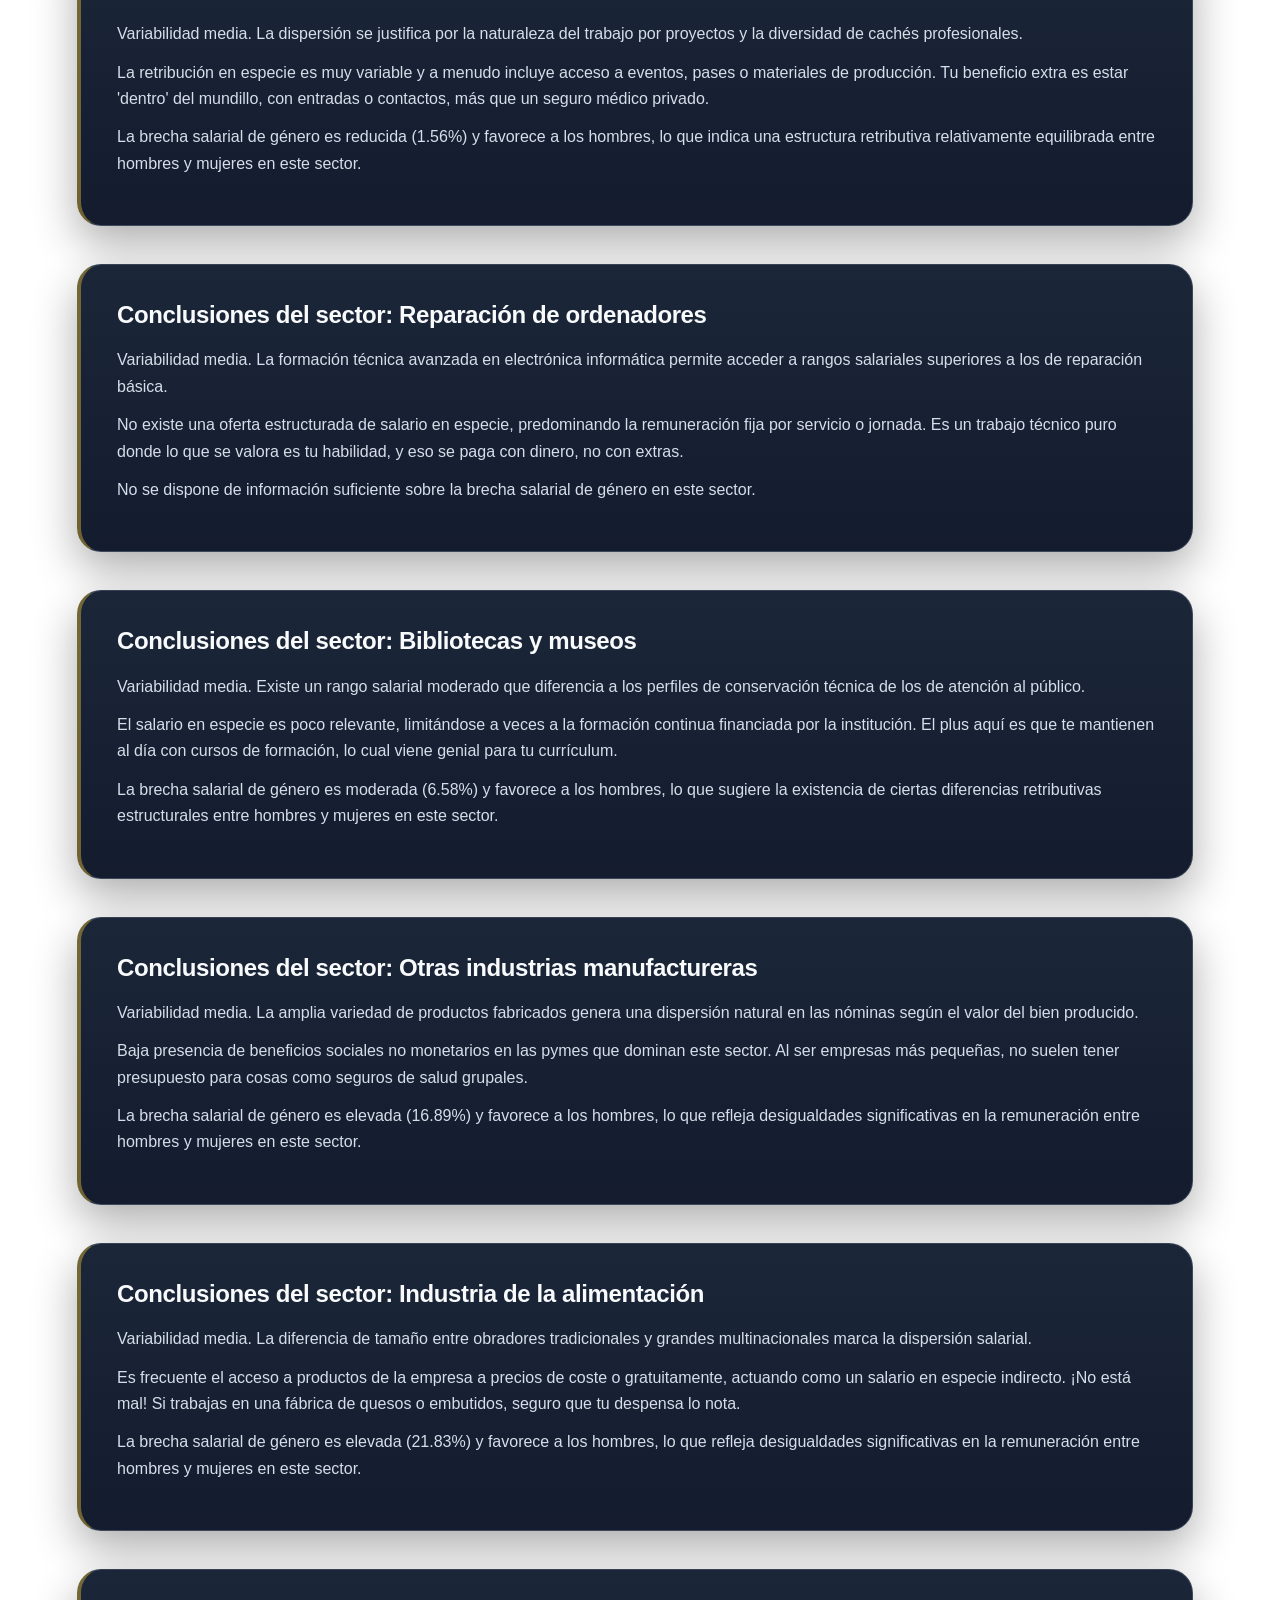
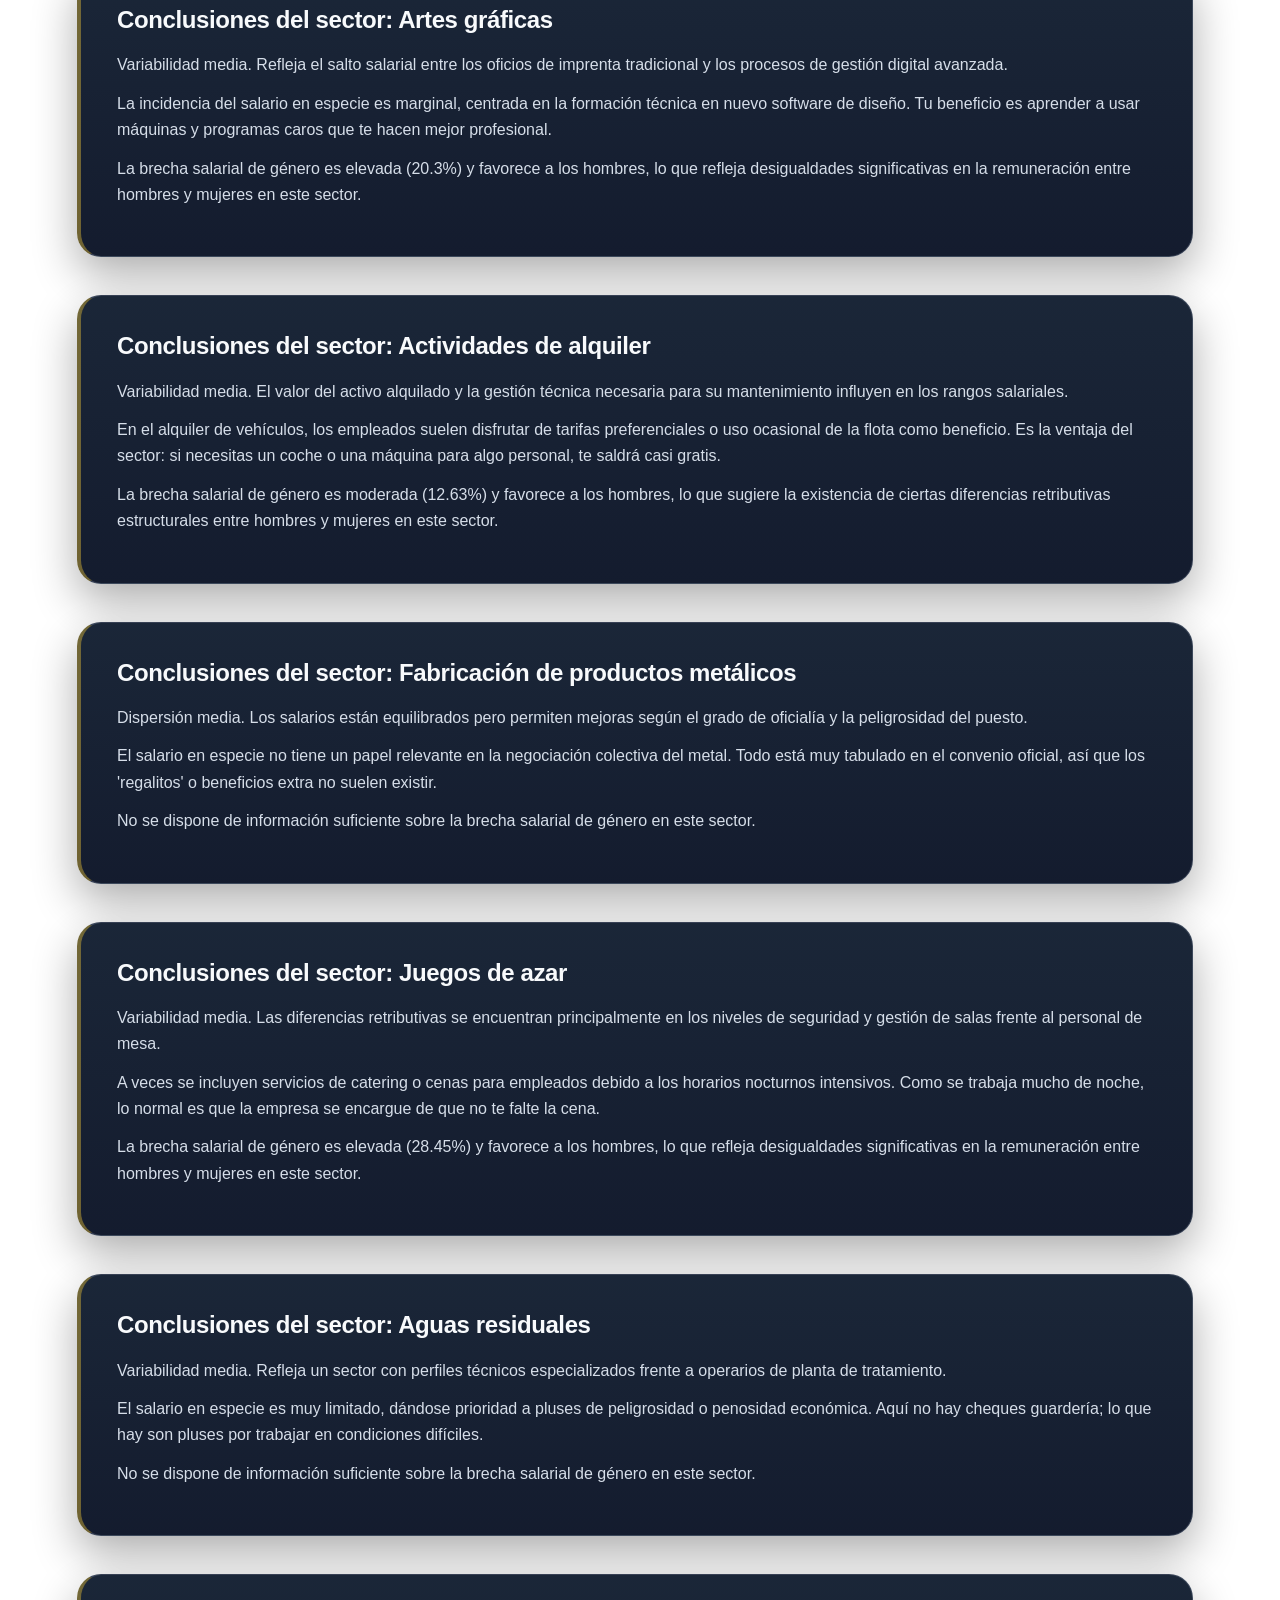
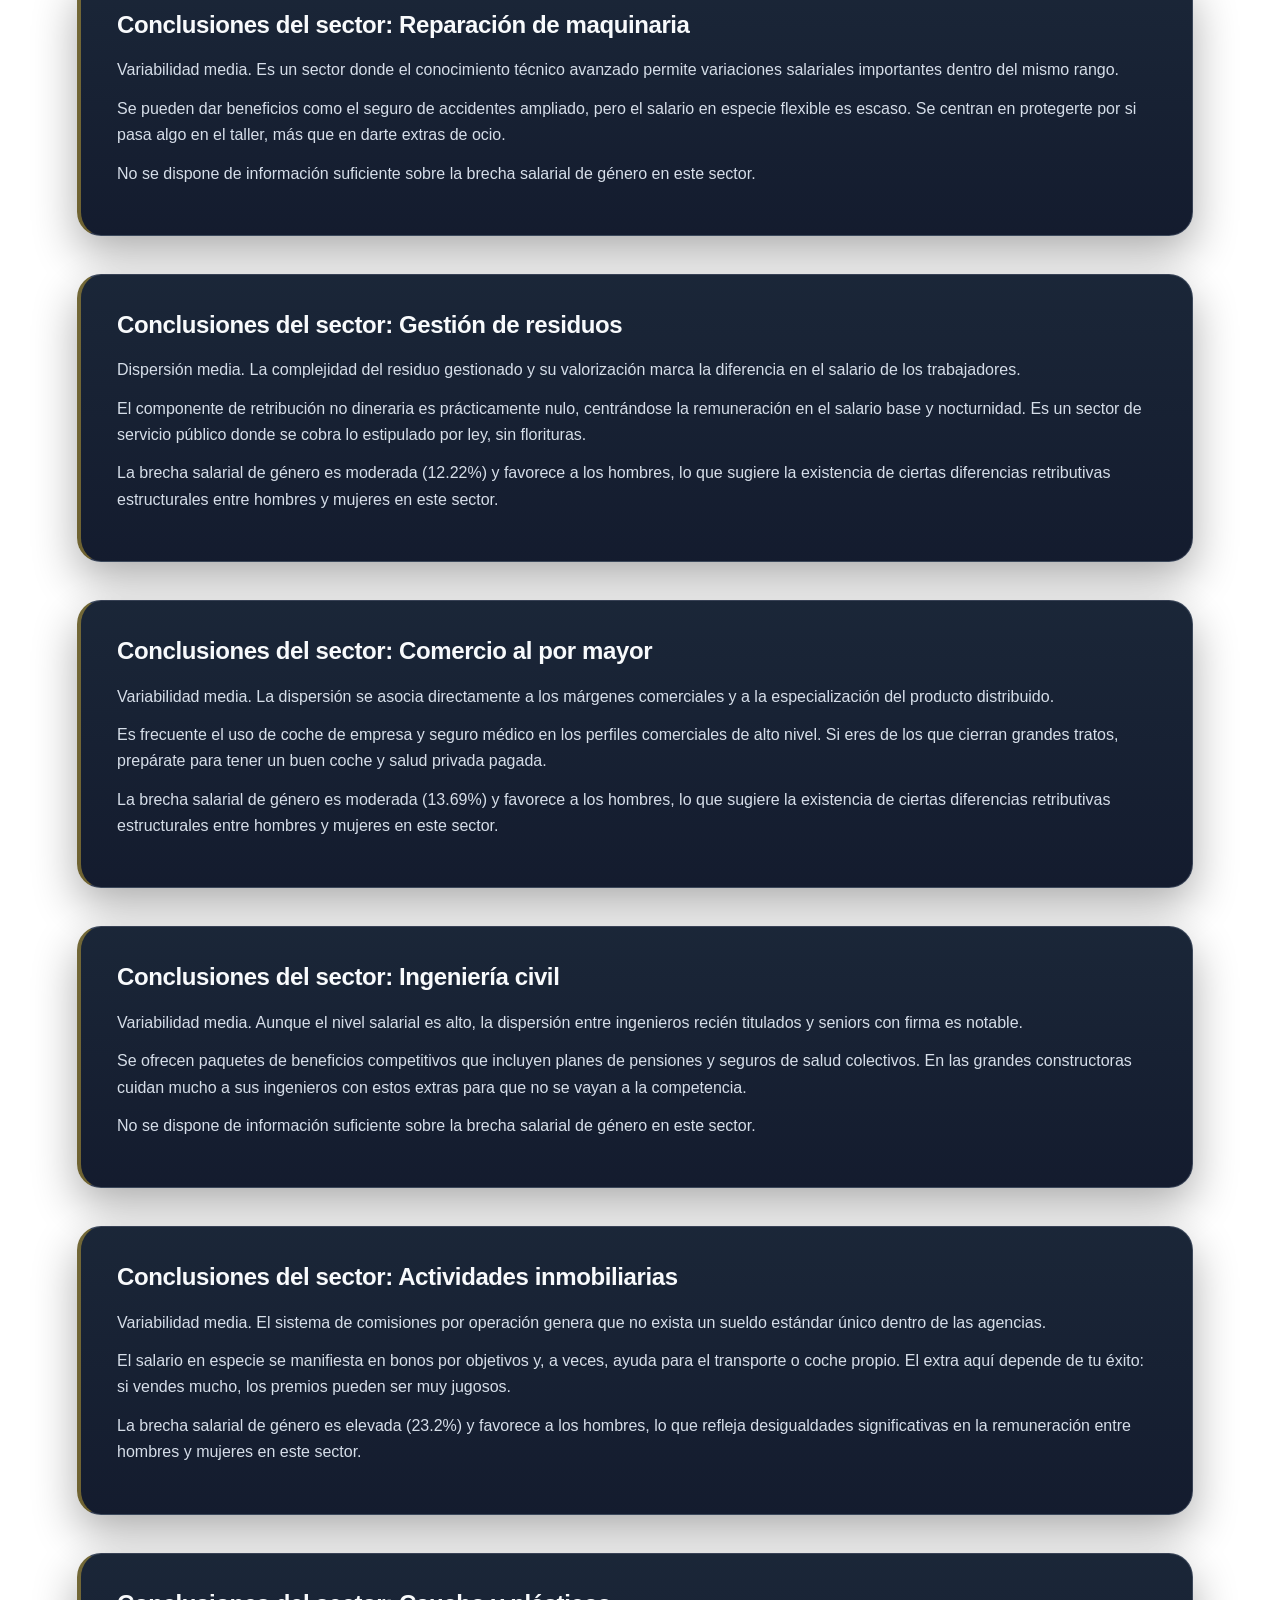
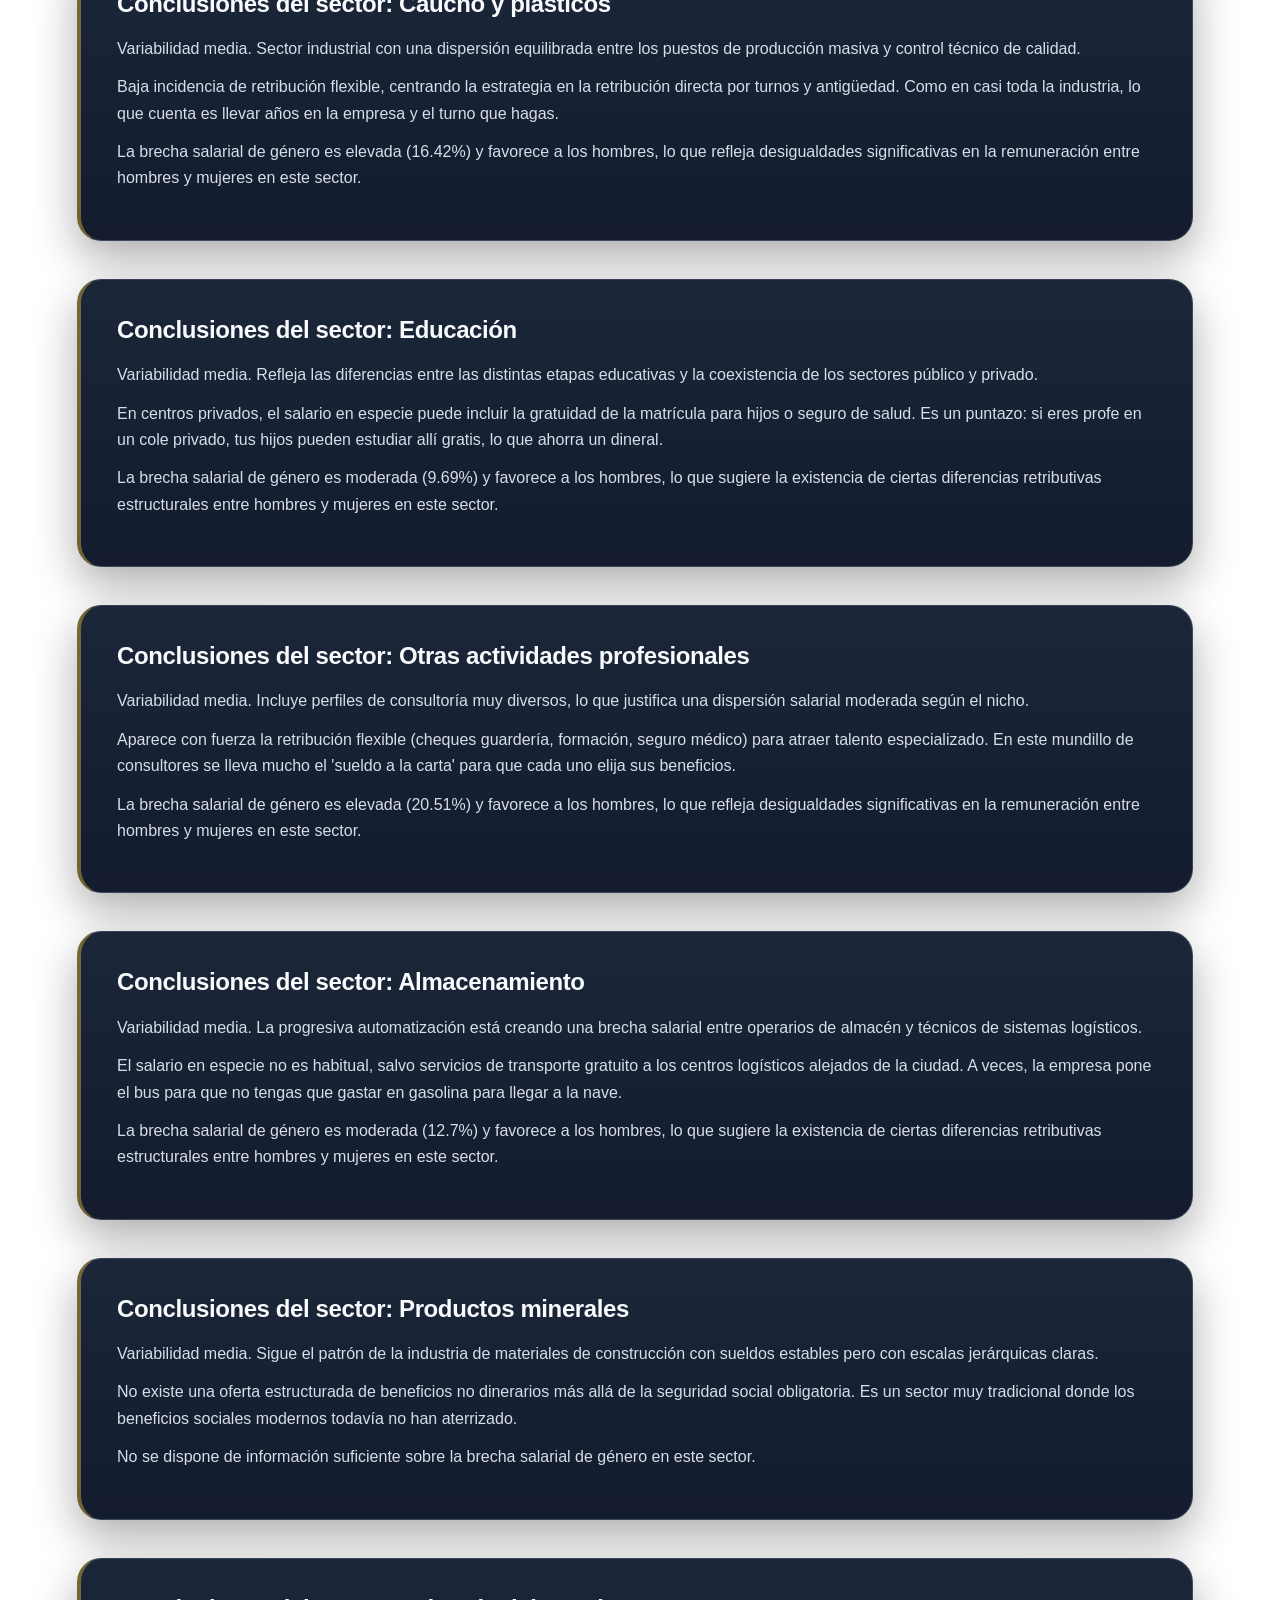
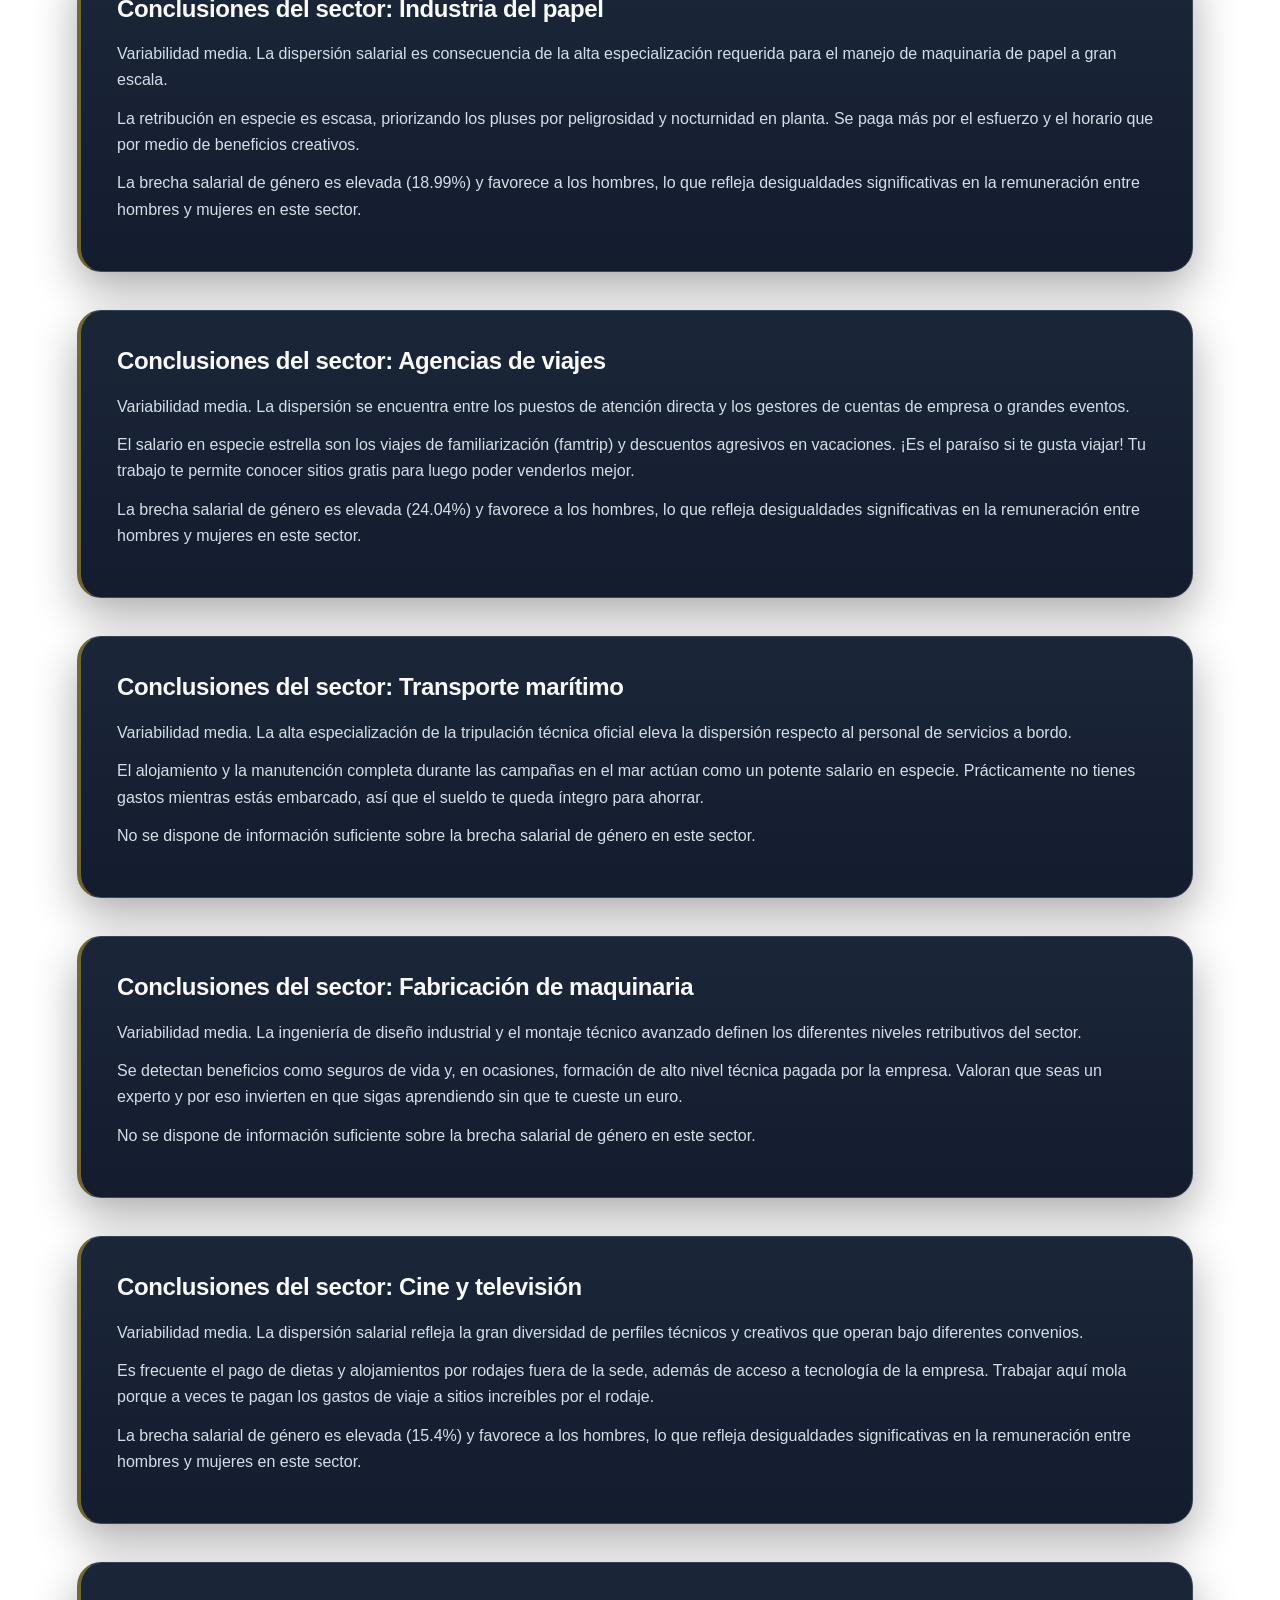
<file: conclusiones-sectores.html>
<!DOCTYPE html>
<html lang="es">
<head>
  <meta charset="UTF-8" />
  <meta name="viewport" content="width=device-width, initial-scale=1.0" />
  <title>Conclusiones</title>
  <link rel="stylesheet" href="style.css" />
</head>
<body>
  <nav class="navbar">
    <div class="nav-container">
      <a href="index.html" class="nav-link">Inicio</a>
      <a href="comparadores.html" class="nav-link">Comparadores</a>
      <a href="conclusiones.html" class="nav-link">Conclusiones</a>
    </div>
  </nav>

  <main class="container">
    <h1>Conclusiones por sectores</h1>
    <p>Aquí se muestran todas las conclusiones disponibles por sector.</p>

    <section class="panel">
      <div class="field autocomplete buscador-sector">
        <label for="buscadorSector">Buscar sector</label>
        <input type="text" id="buscadorSector" placeholder="Escribe un sector..." autocomplete="off" />
        <div id="sugerenciasSector" class="sugerencias hidden"></div>
      </div>
    </section>

    <section id="todasLasConclusiones" class="conclusiones-comparacion"></section>
  </main>

  <script src="conclusiones-sectores.js"></script>
</body>
</html>
</file>
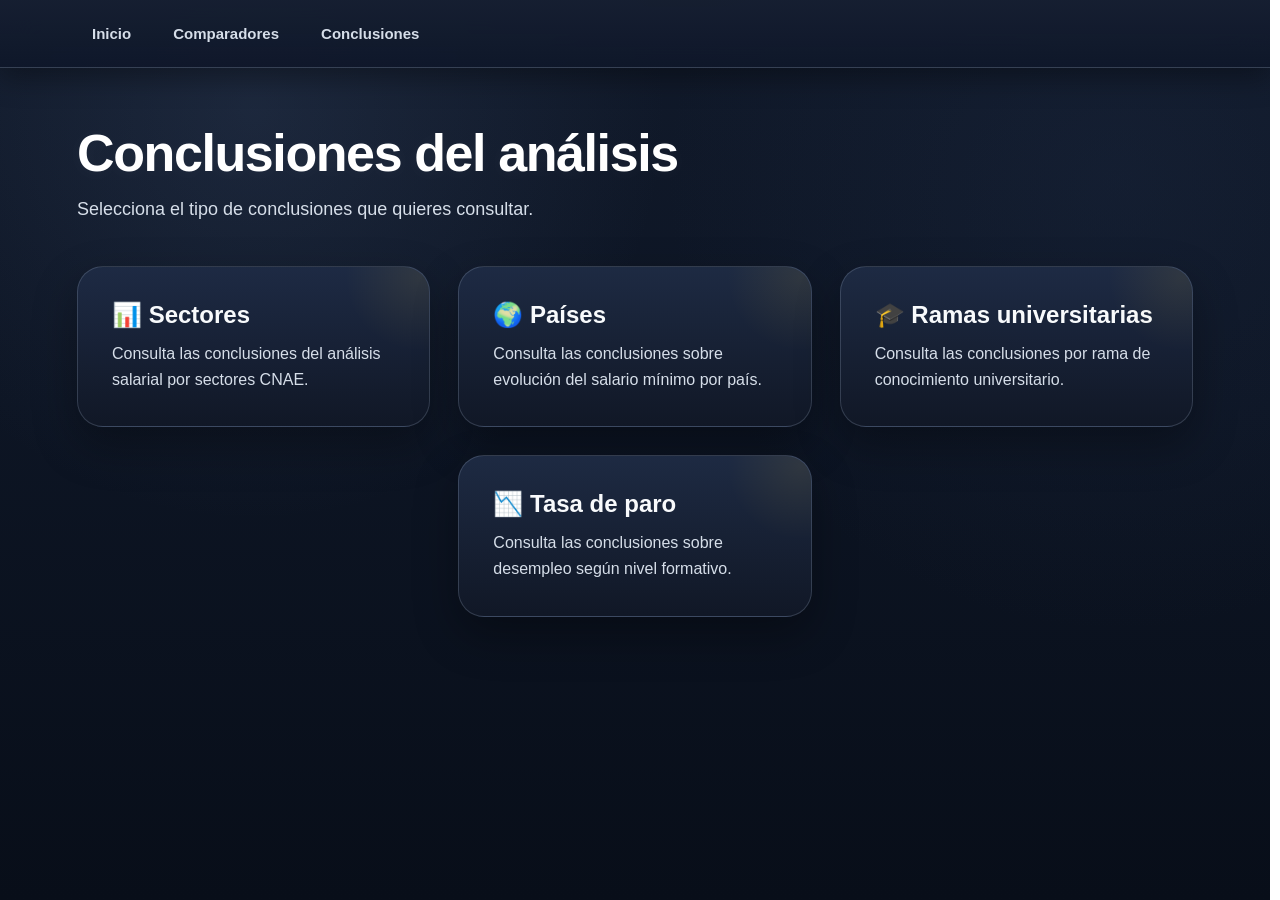
<file: conclusiones.html>
<!DOCTYPE html>
<html lang="es">
<head>
  <meta charset="UTF-8" />
  <meta name="viewport" content="width=device-width, initial-scale=1.0" />
  <title>Conclusiones</title>
  <link rel="stylesheet" href="style.css" />
</head>
<body>

  <nav class="navbar">
    <div class="nav-container">
      <a href="index.html" class="nav-link">Inicio</a>
      <a href="comparadores.html" class="nav-link">Comparadores</a>
      <a href="conclusiones.html" class="nav-link">Conclusiones</a>
    </div>
  </nav>

  <main class="container">
    <h1>Conclusiones del análisis</h1>
    <p>Selecciona el tipo de conclusiones que quieres consultar.</p>

    <section class="comparadores-grid">

      <a href="conclusiones-sectores.html" class="comparador-card">
        <h2>📊 Sectores</h2>
        <p>Consulta las conclusiones del análisis salarial por sectores CNAE.</p>
      </a>

      <a href="conclusiones-paises.html" class="comparador-card">
        <h2>🌍 Países</h2>
        <p>Consulta las conclusiones sobre evolución del salario mínimo por país.</p>
      </a>

      <a href="conclusiones-ramas.html" class="comparador-card">
        <h2>🎓 Ramas universitarias</h2>
        <p>Consulta las conclusiones por rama de conocimiento universitario.</p>
      </a>

      <a href="conclusiones-paro.html" class="comparador-card">
        <h2>📉 Tasa de paro</h2>
        <p>Consulta las conclusiones sobre desempleo según nivel formativo.</p>
      </a>

    </section>
  </main>

</body>
</html>
</file>
<file: style.css>
/* =========================
   RESET GENERAL
========================= */

* {
  box-sizing: border-box;
  margin: 0;
  padding: 0;
  font-family: "Inter", "Segoe UI", Arial, sans-serif;
}

:root {
  --bg-main: #080d18;
  --bg-body-1: #0b1120;
  --bg-body-2: #111827;

  --bg-navbar: rgba(15, 23, 42, 0.96);
  --bg-panel: rgba(25, 38, 61, 0.98);
  --bg-card: rgba(27, 39, 62, 0.98);
  --bg-card-dark: rgba(18, 27, 43, 0.98);
  --bg-card-alt: rgba(22, 34, 52, 0.98);

  --text-main: #f8fafc;
  --text-soft: #d6dee9;
  --text-muted: #94a3b8;

  --accent: #d4af37;
  --accent-dark: #a97916;
  --accent-bronze: #8b6f2a;
  --accent-soft: rgba(212, 175, 55, 0.11);
  --accent-border: rgba(212, 175, 55, 0.34);

  --border-soft: rgba(148, 163, 184, 0.28);
  --border-light: rgba(255, 255, 255, 0.05);

  --shadow-soft: 0 18px 45px rgba(0, 0, 0, 0.32);
  --shadow-hover: 0 20px 46px rgba(0, 0, 0, 0.38);
  --shadow-strong: 0 24px 54px rgba(0, 0, 0, 0.44);
}

html {
  overflow-y: scroll;
  scrollbar-gutter: stable;
  scroll-behavior: smooth;
  scrollbar-width: thin;
  scrollbar-color: #475569 #111827;
}

html::-webkit-scrollbar {
  width: 12px;
}

html::-webkit-scrollbar-track {
  background: #111827;
}

html::-webkit-scrollbar-thumb {
  background: #475569;
  border-radius: 10px;
  border: 2px solid #111827;
}

html::-webkit-scrollbar-thumb:hover {
  background: #64748b;
}

/* =========================
   FONDO GENERAL UNIFICADO
========================= */

body {
  min-height: 100vh;
  background:
    radial-gradient(circle at 20% 12%, rgba(73, 94, 130, 0.22), transparent 32%),
    radial-gradient(circle at 88% 20%, rgba(41, 59, 92, 0.18), transparent 34%),
    linear-gradient(180deg, #111a2b 0%, #0d1524 45%, #080e19 100%);
  background-attachment: fixed;
  color: var(--text-main);
}

/* =========================
   NAVBAR
========================= */

.navbar {
  position: sticky;
  top: 0;
  z-index: 500;
  background:
    linear-gradient(180deg, rgba(22, 31, 49, 0.98), rgba(15, 23, 42, 0.96));
  backdrop-filter: blur(16px);
  border-bottom: 1px solid rgba(148, 163, 184, 0.26);
  box-shadow: 0 10px 28px rgba(0, 0, 0, 0.34);
}

.nav-container {
  max-width: 1160px;
  margin: 0 auto;
  display: flex;
  gap: 12px;
  padding: 14px 22px;
  align-items: center;
}

.nav-link {
  text-decoration: none;
  color: var(--text-soft);
  font-weight: 700;
  font-size: 15px;
  padding: 10px 14px;
  border-radius: 999px;
  border: 1px solid transparent;
  transition: all 0.2s ease;
}

.nav-link:hover {
  color: var(--accent);
  background: var(--accent-soft);
  border-color: rgba(212, 175, 55, 0.26);
}

/* =========================
   CONTENEDOR GENERAL
========================= */

.container {
  max-width: 1160px;
  margin: auto;
  padding: 58px 22px;
  animation: entradaPagina 0.35s ease both;
}

h1 {
  font-size: clamp(34px, 5vw, 52px);
  line-height: 1.05;
  letter-spacing: -1.4px;
  margin-bottom: 14px;
  color: #ffffff;
  text-shadow: 0 2px 18px rgba(255, 255, 255, 0.05);
}

.container > p {
  max-width: 850px;
  font-size: 18px;
  color: var(--text-soft);
  line-height: 1.65;
  margin-bottom: 34px;
}

/* =========================
   PANEL DE BÚSQUEDA
========================= */

.panel {
  position: relative;
  z-index: 50;
  display: flex;
  gap: 20px;
  background:
    linear-gradient(135deg, rgba(25, 38, 61, 0.98), rgba(15, 23, 42, 0.98));
  backdrop-filter: blur(14px);
  padding: 28px;
  border-radius: 24px;
  margin-bottom: 48px;
  align-items: flex-end;
  flex-wrap: wrap;
  border: 1px solid rgba(148, 163, 184, 0.30);
  box-shadow:
    0 20px 50px rgba(0, 0, 0, 0.40),
    inset 0 1px 0 var(--border-light);
}

.field {
  flex: 1;
  min-width: 260px;
}

.field label {
  font-weight: 800;
  margin-bottom: 11px;
  display: block;
  color: var(--text-main);
  font-size: 16px;
  line-height: 1.3;
  letter-spacing: 0.1px;
}

/* =========================
   INPUTS Y AUTOCOMPLETE
========================= */

.autocomplete {
  position: relative;
  z-index: 100;
}

.autocomplete:focus-within {
  z-index: 999;
}

.autocomplete input,
.field select {
  width: 100%;
  height: 54px;
  padding: 13px 17px;
  border-radius: 14px;
  border: 1px solid rgba(148, 163, 184, 0.34);
  font-size: 17px;
  font-weight: 500;
  background: #0f172a;
  color: var(--text-main);
  outline: none;
  transition: all 0.2s ease;
}

.autocomplete input::placeholder {
  color: #64748b;
  font-weight: 500;
}

.autocomplete input:focus,
.field select:focus {
  border-color: rgba(212, 175, 55, 0.76);
  box-shadow: 0 0 0 4px rgba(212, 175, 55, 0.12);
}

/* =========================
   SUGERENCIAS
========================= */

.sugerencias {
  position: absolute;
  top: calc(100% + 2px);
  left: 0;
  width: 100%;
  background: #111827;
  border: 1px solid rgba(148, 163, 184, 0.28);
  border-radius: 0 0 16px 16px;
  z-index: 9999;
  max-height: 230px;
  overflow-y: auto;
  box-shadow: 0 18px 35px rgba(0, 0, 0, 0.38);
  scrollbar-width: thin;
  scrollbar-color: #475569 #111827;
}

.sugerencias::-webkit-scrollbar {
  width: 10px;
}

.sugerencias::-webkit-scrollbar-track {
  background: #111827;
  border-radius: 10px;
}

.sugerencias::-webkit-scrollbar-thumb {
  background: #475569;
  border-radius: 10px;
  border: 2px solid #111827;
}

.sugerencias::-webkit-scrollbar-thumb:hover {
  background: #64748b;
}

.sugerencia-item {
  padding: 14px 17px;
  cursor: pointer;
  color: var(--text-soft);
  border-bottom: 1px solid rgba(148, 163, 184, 0.14);
  font-size: 16px;
  line-height: 1.35;
  transition: all 0.15s ease;
}

.sugerencia-item:last-child {
  border-bottom: none;
}

.sugerencia-item:hover {
  background: rgba(212, 175, 55, 0.10);
  color: var(--accent);
}

/* =========================
   BOTONES
========================= */

button,
.boton-enlace {
  min-height: 54px;
  padding: 0 26px;
  border: none;
  border-radius: 14px;
  background: linear-gradient(135deg, var(--accent), var(--accent-dark));
  color: #111827;
  font-weight: 900;
  font-size: 15px;
  cursor: pointer;
  text-decoration: none;
  display: inline-flex;
  align-items: center;
  justify-content: center;
  box-shadow: 0 14px 30px rgba(212, 175, 55, 0.20);
  transition: all 0.22s ease;
}

button:hover,
.boton-enlace:hover {
  transform: translateY(-1px);
  box-shadow: 0 16px 30px rgba(212, 175, 55, 0.25);
}

.boton-enlace.secundario {
  background: rgba(15, 23, 42, 0.8);
  color: var(--accent);
  border: 1px solid rgba(212, 175, 55, 0.36);
  box-shadow: 0 8px 22px rgba(0, 0, 0, 0.22);
}

.boton-enlace.secundario:hover {
  background: rgba(212, 175, 55, 0.10);
}

/* =========================
   TARJETAS GENERALES
========================= */

.card {
  position: relative;
  background:
    linear-gradient(180deg, var(--bg-card), var(--bg-card-dark));
  padding: 28px;
  border-radius: 24px;
  flex: 1;
  min-width: 300px;
  border: 1px solid var(--border-soft);
  box-shadow: var(--shadow-soft);
  transition: transform 0.22s ease, box-shadow 0.22s ease, border-color 0.22s ease;
  overflow: hidden;
}

.card::before {
  content: "";
  position: absolute;
  inset: 0;
  height: 3px;
  background: linear-gradient(90deg, var(--accent), var(--accent-bronze), #4b5563);
  opacity: 0;
  transition: opacity 0.2s ease;
}

.card:hover {
  transform: translateY(-2px);
  box-shadow: var(--shadow-hover);
  border-color: rgba(212, 175, 55, 0.32);
}

.card:hover::before {
  opacity: 0.65;
}

.card h2 {
  font-size: 24px;
  margin-bottom: 14px;
  line-height: 1.18;
  color: var(--text-main);
  letter-spacing: -0.4px;
}

.card p {
  margin-bottom: 10px;
  font-size: 16px;
  color: var(--text-soft);
  line-height: 1.55;
}

.card strong {
  color: var(--text-main);
}

.card-info {
  margin-top: auto;
}

/* =========================
   RESULTADOS
========================= */

.resultado {
  position: relative;
  z-index: 1;
  display: flex;
  gap: 24px;
  flex-wrap: wrap;
  margin-top: 28px;
  margin-bottom: 52px;
}

.resultado .card {
  display: flex;
  flex-direction: column;
  justify-content: space-between;
}

.destacada,
.resultado-destacado,
.resultado-tabla-paises {
  background:
    linear-gradient(135deg, rgba(28, 40, 62, 0.98), rgba(15, 23, 42, 0.98));
  border: 1px solid rgba(212, 175, 55, 0.42);
  box-shadow:
    0 22px 50px rgba(0, 0, 0, 0.42),
    0 0 0 1px rgba(212, 175, 55, 0.05);
}

.destacada h2,
.resultado-destacado h2,
.resultado-tabla-paises h2 {
  color: var(--accent);
}

/* =========================
   ESTRUCTURA COMPARADORES
========================= */

.resultado-comparador,
.resultado-paises {
  position: relative;
  z-index: 1;
  margin-top: 34px;
  margin-bottom: 58px;
  display: flex;
  flex-direction: column;
  gap: 34px;
}

.resumen-comparador,
.resumen-paises {
  display: grid;
  grid-template-columns: repeat(2, minmax(260px, 1fr));
  gap: 28px;
}

.resultado-comparador .card,
.resultado-paises .card-pais {
  min-height: auto;
  padding: 30px;
}

.resultado-comparador .card h2,
.resultado-paises .card-pais h2 {
  margin-bottom: 24px;
}

.resultado-comparador .card-info,
.resultado-paises .card-pais .card-info {
  margin-top: 0;
}

.resultado-destacado,
.resultado-tabla-paises {
  width: 100%;
  min-height: auto;
  padding: 34px;
}

.resultado-destacado p,
.resultado-tabla-paises p {
  margin-bottom: 14px;
}

/* =========================
   GRÁFICOS
========================= */

.grafico-card {
  margin-top: 58px;
  margin-bottom: 58px;
  padding: 36px;
}

.grafico-card h2 {
  margin-bottom: 24px;
}

.grafico-card canvas {
  width: 100% !important;
  height: 380px !important;
  max-height: 420px;
}

/* =========================
   CONCLUSIONES
========================= */

.conclusiones-comparacion {
  position: relative;
  z-index: 1;
  margin-top: 58px;
  margin-bottom: 64px;
  display: flex;
  flex-direction: column;
  gap: 38px;
}

.conclusiones-comparacion .card {
  padding: 36px;
  background:
    linear-gradient(180deg, rgba(22, 34, 52, 0.98), rgba(15, 23, 42, 0.98));
  border-left: 4px solid rgba(212, 175, 55, 0.48);
}

.conclusiones-comparacion .card::before {
  opacity: 0;
}

.conclusiones-comparacion .card:hover::before {
  opacity: 0.45;
}

.conclusiones-comparacion h2 {
  font-size: 24px;
  margin-bottom: 18px;
}

.conclusiones-comparacion ul {
  list-style: none;
  padding-left: 0;
}

.conclusiones-comparacion li {
  position: relative;
  padding-left: 0;
  margin-bottom: 12px;
  font-size: 16px;
  line-height: 1.65;
  color: var(--text-soft);
}

.conclusiones-comparacion li::before {
  display: none;
}

.conclusion-texto {
  margin-top: 18px;
  padding-top: 16px;
  border-top: 1px solid var(--border-soft);
  color: var(--text-soft);
  line-height: 1.65;
}

/* =========================
   TABLAS
========================= */

.tabla-card {
  margin-top: 64px;
  margin-bottom: 64px;
  padding: 36px;
}

.tabla-card h2 {
  margin-bottom: 26px;
}

.tabla-comparacion {
  margin-top: 20px;
  overflow-x: auto;
  border-radius: 16px;
  border: 1px solid var(--border-soft);
}

.tabla-comparacion table {
  width: 100%;
  border-collapse: collapse;
  font-size: 15px;
  background: #0f172a;
  color: var(--text-soft);
}

.tabla-comparacion th,
.tabla-comparacion td {
  padding: 15px 17px;
  border-bottom: 1px solid rgba(148, 163, 184, 0.16);
  text-align: left;
  white-space: nowrap;
}

.tabla-comparacion th {
  background: #24324d;
  font-weight: 800;
  color: var(--accent);
}

.tabla-comparacion tr:hover {
  background: rgba(212, 175, 55, 0.08);
}

.tabla-comparacion tr:last-child td {
  border-bottom: none;
}

/* =========================
   MENÚ DE COMPARADORES / CONCLUSIONES
========================= */

.comparadores-grid {
  display: grid;
  grid-template-columns: repeat(auto-fit, minmax(260px, 1fr));
  gap: 28px;
  margin-top: 42px;
}

.comparador-card {
  position: relative;
  background:
    linear-gradient(180deg, rgba(30, 43, 68, 0.98), rgba(17, 24, 39, 0.98));
  padding: 34px;
  border-radius: 26px;
  text-decoration: none;
  color: var(--text-main);
  box-shadow: var(--shadow-soft);
  transition: all 0.25s ease;
  border: 1px solid rgba(148, 163, 184, 0.26);
  overflow: hidden;
}

.comparador-card::after {
  content: "";
  position: absolute;
  width: 160px;
  height: 160px;
  right: -70px;
  top: -70px;
  background: radial-gradient(circle, rgba(212, 175, 55, 0.10), transparent 65%);
  transition: all 0.25s ease;
}

.comparador-card:hover {
  transform: translateY(-3px);
  box-shadow: 0 22px 50px rgba(0, 0, 0, 0.40);
  border-color: rgba(212, 175, 55, 0.32);
}

.comparador-card:hover::after {
  transform: scale(1.12);
}

.comparador-card h2 {
  margin-bottom: 12px;
  font-size: 24px;
  color: var(--text-main);
}

.comparador-card p {
  color: var(--text-soft);
  line-height: 1.6;
}

/* Centrar la cuarta tarjeta si hay tres arriba */
.comparadores-grid .comparador-card:last-child {
  grid-column: 2;
}

/* =========================
   PÁGINA DE INICIO
========================= */

.inicio-container {
  max-width: 1180px;
}

.hero {
  position: relative;
  display: grid;
  grid-template-columns: 1.5fr 0.8fr;
  align-items: center;
  gap: 42px;
  background:
    linear-gradient(135deg, rgba(30, 43, 68, 0.98), rgba(11, 17, 32, 0.98)),
    radial-gradient(circle at top right, rgba(120, 94, 32, 0.12), transparent 38%);
  border-radius: 32px;
  padding: 66px 50px;
  box-shadow: var(--shadow-strong);
  margin-bottom: 38px;
  border: 1px solid rgba(148, 163, 184, 0.28);
  overflow: hidden;
}

.hero::after {
  content: "";
  position: absolute;
  width: 260px;
  height: 260px;
  right: -90px;
  bottom: -100px;
  background: radial-gradient(circle, rgba(212, 175, 55, 0.10), transparent 66%);
}

.hero-texto {
  position: relative;
  z-index: 2;
}

.hero h1 {
  max-width: 900px;
  font-size: clamp(40px, 6vw, 64px);
  line-height: 1.02;
  margin-bottom: 20px;
}

.hero p {
  max-width: 860px;
  font-size: 20px;
  color: var(--text-soft);
  line-height: 1.7;
}

.hero-botones {
  display: flex;
  gap: 16px;
  margin-top: 30px;
  flex-wrap: wrap;
}

.hero-logo {
  position: relative;
  z-index: 2;
  display: flex;
  justify-content: center;
  align-items: center;
}

.hero-logo img {
  width: 100%;
  max-width: 320px;
  height: auto;
  object-fit: contain;
  padding: 24px;
  border-radius: 28px;
  background: rgba(248, 250, 252, 0.96);
  border: 1px solid rgba(212, 175, 55, 0.32);
  box-shadow:
    0 22px 50px rgba(0, 0, 0, 0.35),
    0 0 0 1px rgba(255, 255, 255, 0.08);
}

.inicio-grid {
  display: grid;
  grid-template-columns: repeat(3, minmax(220px, 1fr));
  gap: 24px;
  margin-bottom: 44px;
}

.video-section {
  background:
    linear-gradient(180deg, var(--bg-card), rgba(15, 23, 42, 0.98));
  padding: 34px;
  border-radius: 28px;
  border: 1px solid var(--border-soft);
  box-shadow: var(--shadow-soft);
}

.video-section h2 {
  margin-bottom: 10px;
  font-size: 30px;
  color: var(--text-main);
}

.video-section p {
  color: var(--text-soft);
  margin-bottom: 22px;
  line-height: 1.6;
}

/* =========================
   VÍDEO DE YOUTUBE
========================= */

.video-wrapper {
  position: relative;
  width: 100%;
  max-width: none;
  margin: 26px auto 0;
  aspect-ratio: 16 / 9;
  border-radius: 22px;
  overflow: hidden;
  background: #020617;
  box-shadow: 0 22px 48px rgba(0, 0, 0, 0.44);
}

.video-wrapper iframe {
  width: 100%;
  height: 100%;
  border: 0;
  display: block;
}

.video-wrapper video {
  width: 100%;
  height: auto;
  display: block;
  max-height: 620px;
}

/* =========================
   ANIMACIONES
========================= */

.animar-entrada {
  animation: aparecerSuave 0.45s ease both;
}

@keyframes aparecerSuave {
  from {
    opacity: 0;
    transform: translateY(18px);
  }

  to {
    opacity: 1;
    transform: translateY(0);
  }
}

@keyframes entradaPagina {
  from {
    opacity: 0;
    transform: translateY(12px);
  }

  to {
    opacity: 1;
    transform: translateY(0);
  }
}

/* =========================
   RESPONSIVE
========================= */

@media (max-width: 1000px) {
  .comparadores-grid .comparador-card:last-child {
    grid-column: auto;
  }
}

@media (max-width: 900px) {
  .hero {
    grid-template-columns: 1fr;
    text-align: left;
    padding: 42px 28px;
  }

  .hero-logo {
    justify-content: flex-start;
  }

  .hero-logo img {
    max-width: 260px;
  }

  .inicio-grid {
    grid-template-columns: 1fr;
  }

  .resumen-comparador,
  .resumen-paises {
    grid-template-columns: 1fr;
  }

  h1 {
    font-size: 36px;
  }
}

@media (max-width: 640px) {
  .container {
    padding: 38px 16px;
  }

  .nav-container {
    gap: 8px;
    overflow-x: auto;
  }

  .nav-link {
    white-space: nowrap;
    font-size: 14px;
    padding: 9px 12px;
  }

  .panel {
    padding: 20px;
  }

  .card,
  .comparador-card {
    min-width: 0;
    padding: 24px;
  }

  .grafico-card,
  .tabla-card,
  .conclusiones-comparacion .card {
    padding: 24px;
  }

  .hero h1 {
    font-size: 34px;
  }

  .hero p {
    font-size: 17px;
  }
}

/* =========================
   UTILIDADES
   Mantener siempre al final
========================= */

.hidden {
  display: none !important;
}
</file>
